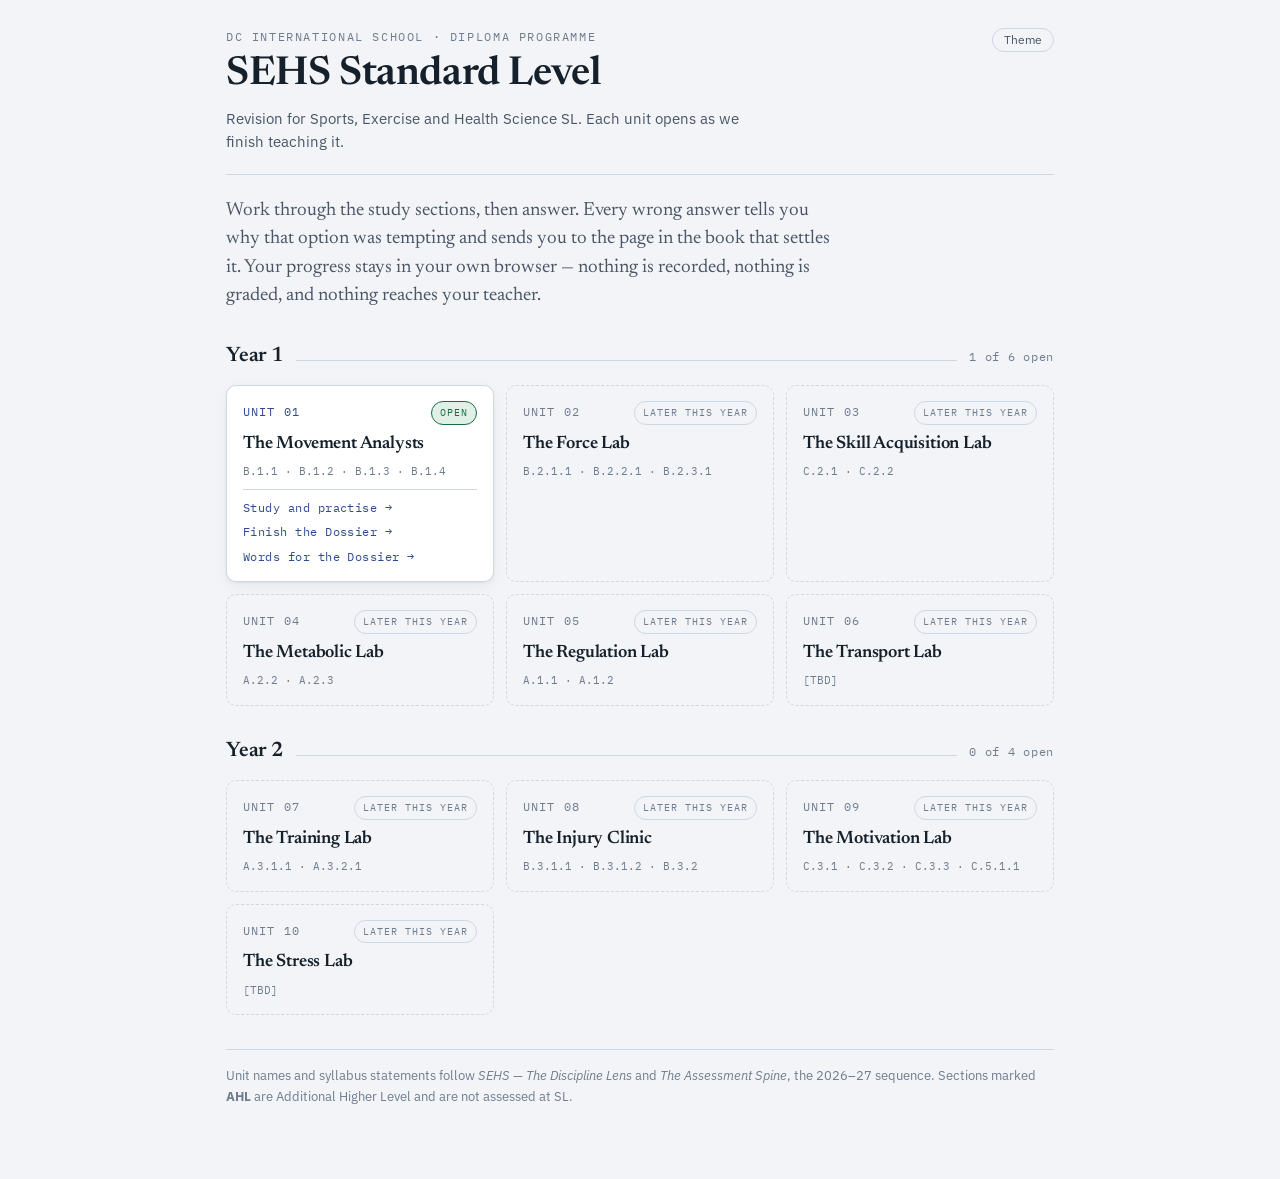
<file: index.html>
<!doctype html>
<html lang="en">
<head>
<meta charset="utf-8">
<meta name="viewport" content="width=device-width, initial-scale=1, viewport-fit=cover">
<meta name="robots" content="noindex, nofollow">
<meta name="description" content="Revision site for IB Sports, Exercise and Health Science SL at DC International School.">
<title>SEHS Standard Level</title>
<link rel="preconnect" href="https://fonts.googleapis.com">
<link rel="preconnect" href="https://fonts.gstatic.com" crossorigin>
<link rel="stylesheet" href="https://fonts.googleapis.com/css2?family=Newsreader:ital,opsz,wght@0,6..72,400;0,6..72,600;0,6..72,700;1,6..72,400&family=IBM+Plex+Sans:ital,wght@0,400;0,500;0,600;1,400&family=IBM+Plex+Mono:wght@400;500&display=swap">
<style>
  :root{color-scheme:light;padding-top:env(safe-area-inset-top,0px);padding-bottom:env(safe-area-inset-bottom,0px)}
  html{-webkit-text-size-adjust:100%}
  body{margin:0} img{max-width:100%} [hidden]{display:none!important}
</style>
<link rel="stylesheet" href="assets/sehs.css">
</head>
<body>
<div class="wrap">
  <div class="mast">
    <div class="masthead-row">
      <button class="themebtn" id="themebtn" type="button">Theme</button>
      <p class="eyebrow">DC International School &middot; Diploma Programme</p>
      <h1>SEHS Standard Level</h1>
      <p class="sub">Revision for Sports, Exercise and Health Science SL. Each unit opens as we finish teaching it.</p>
    </div>
  </div>

  <p class="lede">Work through the study sections, then answer. Every wrong answer tells you why that option
  was tempting and sends you to the page in the book that settles it. Your progress stays in your own browser
  &mdash; nothing is recorded, nothing is graded, and nothing reaches your teacher.</p>

  <div class="yearhead"><h2>Year 1</h2><span class="rule"></span><span class="count">1 of 6 open</span></div>
  <ul class="units">
    <li class="unit">
      <div class="top"><span class="num">UNIT 01</span><span class="pill live">Open</span></div>
      <h3><a href="unit-01/">The Movement Analysts</a></h3>
      <div class="stmts">B.1.1 · B.1.2 · B.1.3 · B.1.4</div>
      <div class="golinks">
        <a href="unit-01/">Study and practise &rarr;</a>
        <a href="unit-01/dossier/">Finish the Dossier &rarr;</a>
        <a href="unit-01/terms/">Words for the Dossier &rarr;</a>
      </div>
    </li>
    <li class="unit soon">
      <div class="top"><span class="num">UNIT 02</span><span class="pill soon">Later this year</span></div>
      <h3>The Force Lab</h3>
      <div class="stmts">B.2.1.1 · B.2.2.1 · B.2.3.1</div>
    </li>
    <li class="unit soon">
      <div class="top"><span class="num">UNIT 03</span><span class="pill soon">Later this year</span></div>
      <h3>The Skill Acquisition Lab</h3>
      <div class="stmts">C.2.1 · C.2.2</div>
    </li>
    <li class="unit soon">
      <div class="top"><span class="num">UNIT 04</span><span class="pill soon">Later this year</span></div>
      <h3>The Metabolic Lab</h3>
      <div class="stmts">A.2.2 · A.2.3</div>
    </li>
    <li class="unit soon">
      <div class="top"><span class="num">UNIT 05</span><span class="pill soon">Later this year</span></div>
      <h3>The Regulation Lab</h3>
      <div class="stmts">A.1.1 · A.1.2</div>
    </li>
    <li class="unit soon">
      <div class="top"><span class="num">UNIT 06</span><span class="pill soon">Later this year</span></div>
      <h3>The Transport Lab</h3>
      <div class="stmts">[TBD]</div>
    </li>
  </ul>

  <div class="yearhead"><h2>Year 2</h2><span class="rule"></span><span class="count">0 of 4 open</span></div>
  <ul class="units">
    <li class="unit soon">
      <div class="top"><span class="num">UNIT 07</span><span class="pill soon">Later this year</span></div>
      <h3>The Training Lab</h3>
      <div class="stmts">A.3.1.1 · A.3.2.1</div>
    </li>
    <li class="unit soon">
      <div class="top"><span class="num">UNIT 08</span><span class="pill soon">Later this year</span></div>
      <h3>The Injury Clinic</h3>
      <div class="stmts">B.3.1.1 · B.3.1.2 · B.3.2</div>
    </li>
    <li class="unit soon">
      <div class="top"><span class="num">UNIT 09</span><span class="pill soon">Later this year</span></div>
      <h3>The Motivation Lab</h3>
      <div class="stmts">C.3.1 · C.3.2 · C.3.3 · C.5.1.1</div>
    </li>
    <li class="unit soon">
      <div class="top"><span class="num">UNIT 10</span><span class="pill soon">Later this year</span></div>
      <h3>The Stress Lab</h3>
      <div class="stmts">[TBD]</div>
    </li>
  </ul>

  <footer>
    Unit names and syllabus statements follow <i>SEHS &mdash; The Discipline Lens</i> and
    <i>The Assessment Spine</i>, the 2026&ndash;27 sequence. Sections marked <b>AHL</b> are
    Additional Higher Level and are not assessed at SL.
  </footer>
</div>

<script>
  document.getElementById("themebtn").addEventListener("click", function () {
    var cur = document.documentElement.getAttribute("data-theme");
    var dark = cur ? cur === "dark" : matchMedia("(prefers-color-scheme: dark)").matches;
    document.documentElement.setAttribute("data-theme", dark ? "light" : "dark");
  });
</script>
</body>
</html>
</file>
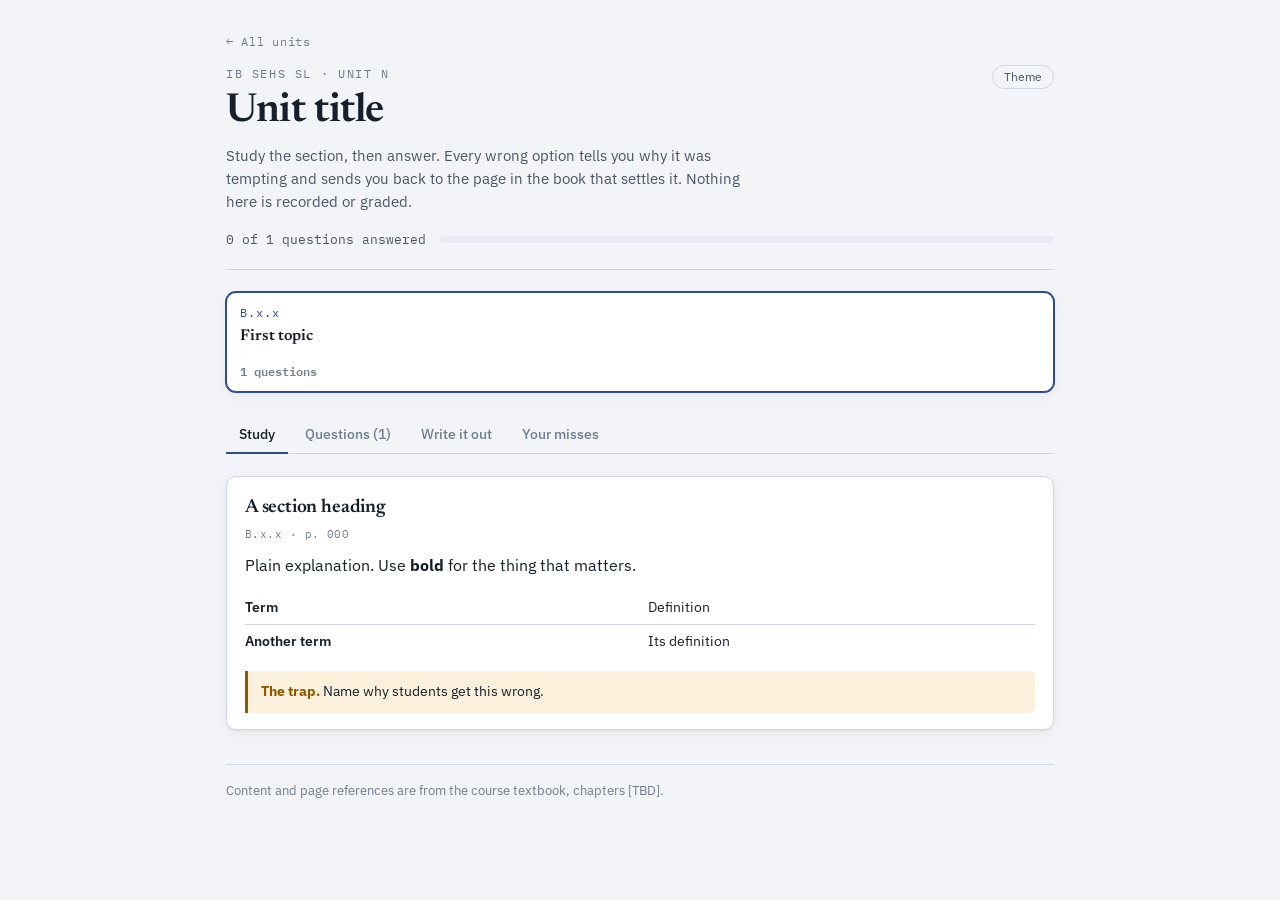
<file: _template/index.html>
<!doctype html>
<html lang="en">
<head>
<meta charset="utf-8">
<meta name="viewport" content="width=device-width, initial-scale=1, viewport-fit=cover">
<meta name="robots" content="noindex, nofollow">
<meta name="description" content="Self-paced review for IB SEHS SL Unit N.">
<title>Unit N Review</title>
<link rel="preconnect" href="https://fonts.googleapis.com">
<link rel="preconnect" href="https://fonts.gstatic.com" crossorigin>
<link rel="stylesheet" href="https://fonts.googleapis.com/css2?family=Newsreader:ital,opsz,wght@0,6..72,400;0,6..72,600;0,6..72,700;1,6..72,400&family=IBM+Plex+Sans:ital,wght@0,400;0,500;0,600;1,400&family=IBM+Plex+Mono:wght@400;500&display=swap">
<style>
  :root{color-scheme:light;padding-top:env(safe-area-inset-top,0px);padding-bottom:env(safe-area-inset-bottom,0px)}
  html{-webkit-text-size-adjust:100%}
  body{margin:0} img{max-width:100%} [hidden]{display:none!important}
</style>
<link rel="stylesheet" href="../assets/sehs.css">
</head>
<body>
<div class="wrap">
  <div class="mast">
    <a class="backlink" href="../">&larr; All units</a>
    <div class="masthead-row">
      <button class="themebtn" id="themebtn" type="button">Theme</button>
      <p class="eyebrow" id="m-eyebrow"></p>
      <h1 id="m-title"></h1>
      <p class="sub" id="m-sub"></p>
    </div>
    <div class="overall">
      <span class="meter-label" id="ovlabel">0 of 0 answered</span>
      <span class="meter"><i id="ovbar" style="width:0%"></i></span>
    </div>
  </div>

  <nav class="rail" id="rail"></nav>
  <div class="tabs" id="tabs" role="tablist"></div>
  <div id="panel"></div>

  <footer id="m-sources"></footer>
</div>

<script>
/* ============================================================
   UNIT DATA — the only part that changes from unit to unit.
   ============================================================ */
const UNIT = {
id: "uN",
eyebrow: "IB SEHS SL · Unit N",
title: "Unit title",
sub: "Study the section, then answer. Every wrong option tells you why it was tempting and sends you back to the page in the book that settles it. Nothing here is recorded or graded.",
sources: `Content and page references are from the course textbook, chapters [TBD].`,

topics: [
{
id:"t1", code:"B.x.x", name:"First topic", pages:"000–000",
study:[
 {h:"A section heading", pg:"p. 000", html:`
  <p>Plain explanation. Use <b>bold</b> for the thing that matters.</p>`,
  table:[["Term","Definition"],["Another term","Its definition"]],
  flag:`<b>The trap.</b> Name why students get this wrong.`}
],
mcq:[
 {s:"The question stem?",
  o:[{t:"The correct option",ok:1},
     {t:"A wrong option",f:"Why this one is tempting, and what is actually true."},
     {t:"Another wrong option",f:"Why this one is tempting."},
     {t:"A third wrong option",f:"Why this one is tempting."}],
  truth:"The explanation shown after any answer.", pg:"p. 000"}
],
written:[
 {q:"A question worth three marks.", m:3,
  ms:["First creditable point.","Second creditable point.","Third creditable point."],
  note:"What students typically leave on the table."}
]}
]
};
</script>
<script src="../assets/review.js"></script>
<script>
  document.getElementById("m-eyebrow").textContent = UNIT.eyebrow;
  document.getElementById("m-title").textContent   = UNIT.title;
  document.getElementById("m-sub").textContent     = UNIT.sub;
  document.getElementById("m-sources").innerHTML   = UNIT.sources;
</script>
</body>
</html>
</file>
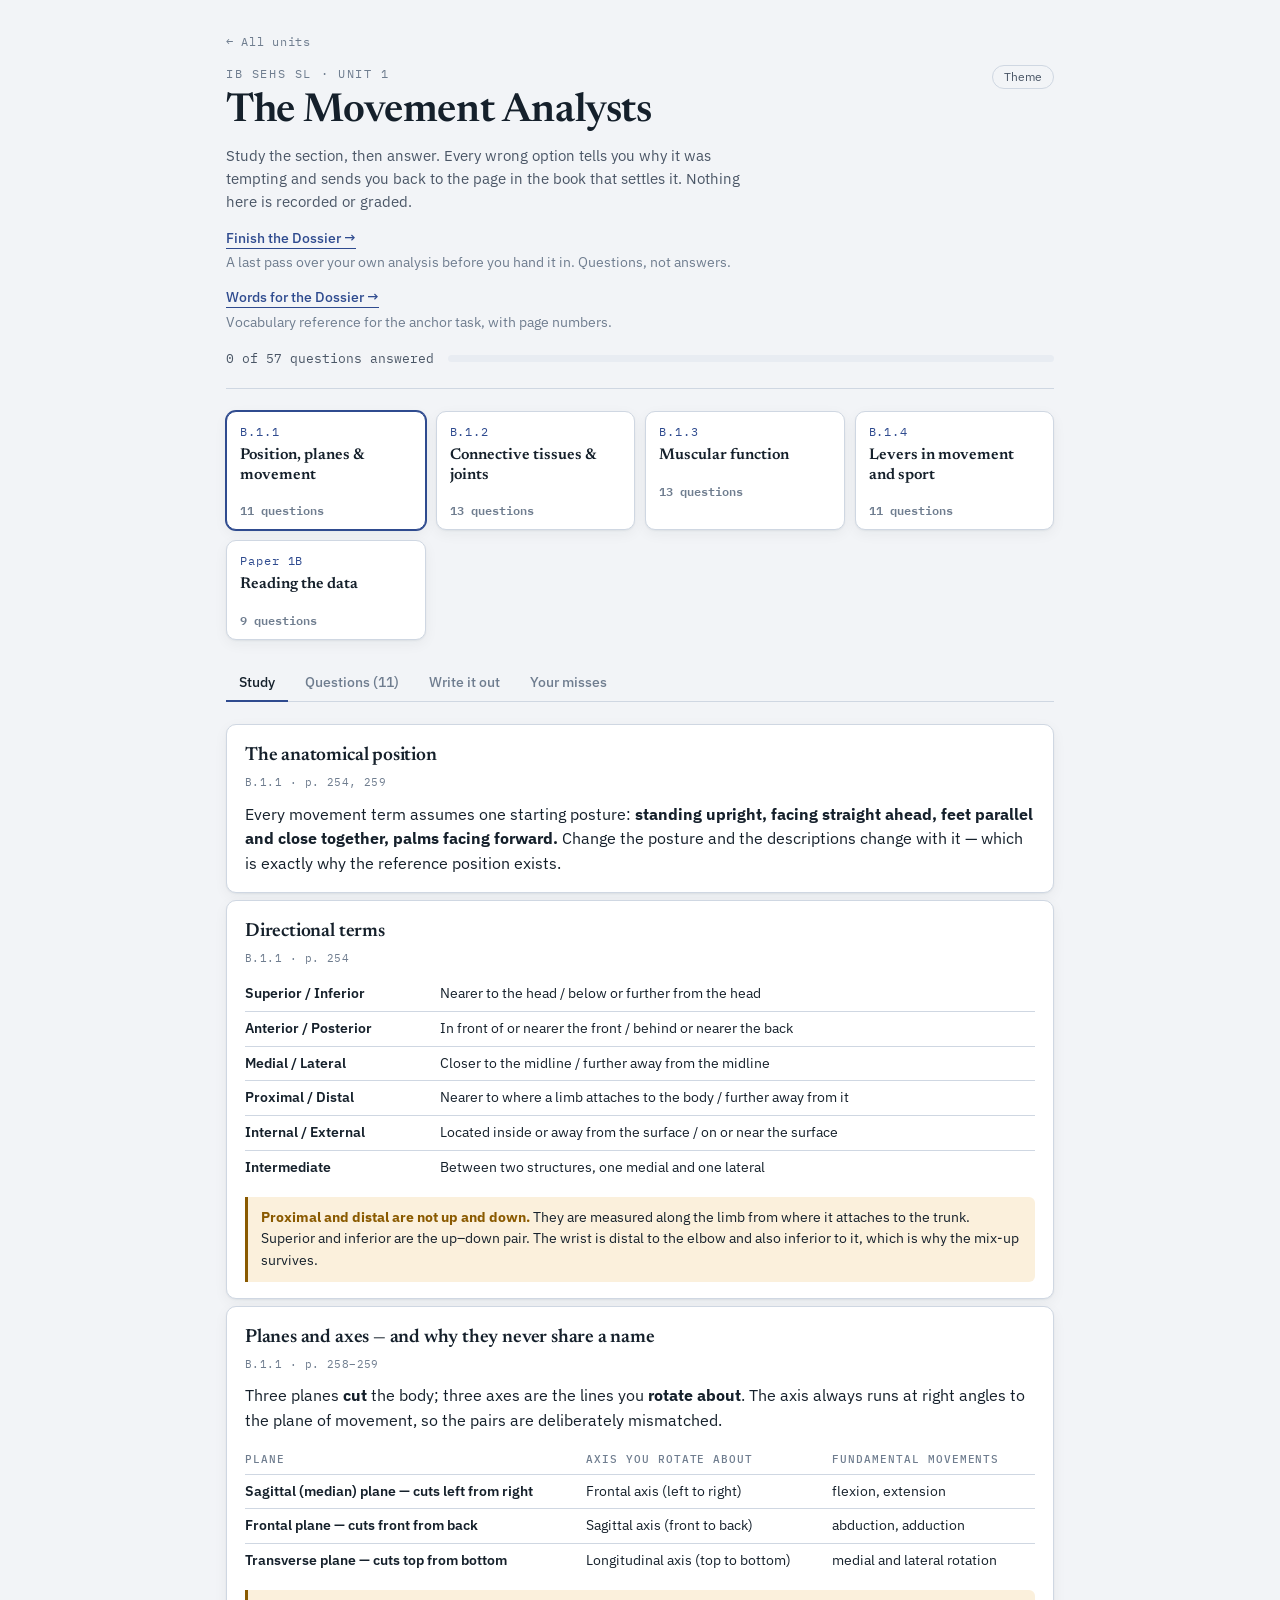
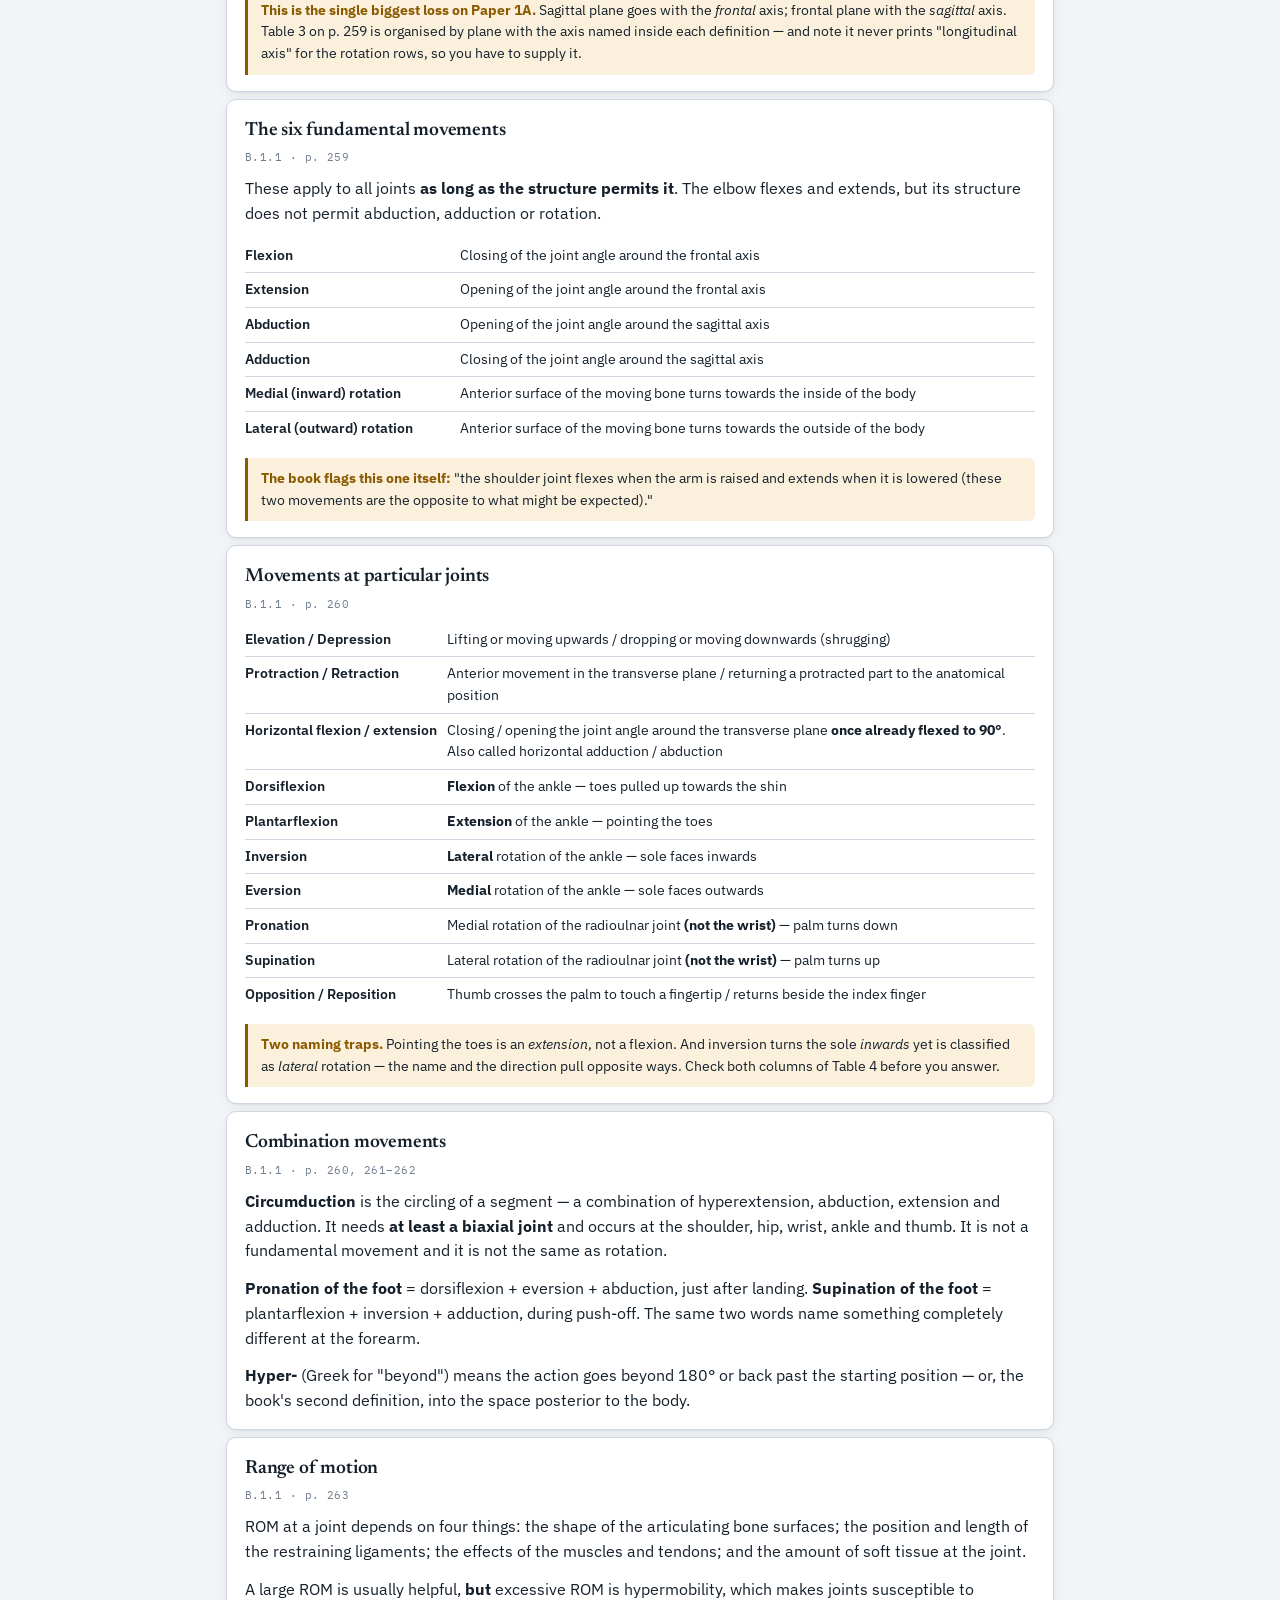
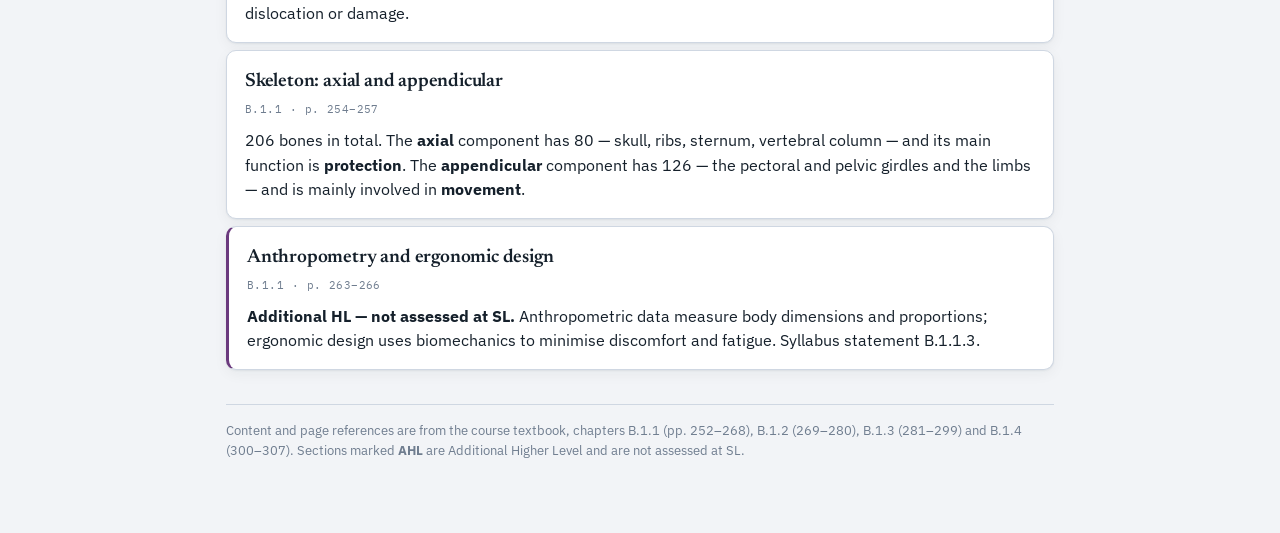
<file: unit-01/index.html>
<!doctype html>
<html lang="en">
<head>
<meta charset="utf-8">
<meta name="viewport" content="width=device-width, initial-scale=1, viewport-fit=cover">
<meta name="robots" content="noindex, nofollow">
<meta name="description" content="Self-paced review for IB SEHS SL Unit 1, The Movement Analysts.">
<title>Movement Analysts Review</title>
<link rel="preconnect" href="https://fonts.googleapis.com">
<link rel="preconnect" href="https://fonts.gstatic.com" crossorigin>
<link rel="stylesheet" href="https://fonts.googleapis.com/css2?family=Newsreader:ital,opsz,wght@0,6..72,400;0,6..72,600;0,6..72,700;1,6..72,400&family=IBM+Plex+Sans:ital,wght@0,400;0,500;0,600;1,400&family=IBM+Plex+Mono:wght@400;500&display=swap">
<style>
  :root{color-scheme:light;padding-top:env(safe-area-inset-top,0px);padding-bottom:env(safe-area-inset-bottom,0px)}
  html{-webkit-text-size-adjust:100%}
  body{margin:0} img{max-width:100%} [hidden]{display:none!important}
</style>
<link rel="stylesheet" href="../assets/sehs.css">
</head>
<body>
<div class="wrap">
  <div class="mast">
    <a class="backlink" href="../">&larr; All units</a>
    <div class="masthead-row">
      <button class="themebtn" id="themebtn" type="button">Theme</button>
      <p class="eyebrow" id="m-eyebrow"></p>
      <h1 id="m-title"></h1>
      <p class="sub" id="m-sub"></p>
    </div>
    <p class="companion"><a href="dossier/">Finish the Dossier &rarr;</a>
      <span>A last pass over your own analysis before you hand it in. Questions, not answers.</span></p>
    <p class="companion"><a href="terms/">Words for the Dossier &rarr;</a>
      <span>Vocabulary reference for the anchor task, with page numbers.</span></p>
    <div class="overall">
      <span class="meter-label" id="ovlabel">0 of 0 answered</span>
      <span class="meter"><i id="ovbar" style="width:0%"></i></span>
    </div>
  </div>

  <nav class="rail" id="rail"></nav>
  <div class="tabs" id="tabs" role="tablist"></div>
  <div id="panel"></div>

  <footer id="m-sources"></footer>
</div>

<script>
/* ============================================================
   UNIT DATA — the only part that changes from unit to unit.
   ============================================================ */
const UNIT = {
id: "u1",
eyebrow: "IB SEHS SL · Unit 1",
title: "The Movement Analysts",
sub: "Study the section, then answer. Every wrong option tells you why it was tempting and sends you back to the page in the book that settles it. Nothing here is recorded or graded.",
sources: `Content and page references are from the course textbook, chapters B.1.1 (pp.&nbsp;252&ndash;268), B.1.2 (269&ndash;280), B.1.3 (281&ndash;299) and B.1.4 (300&ndash;307). Sections marked <b>AHL</b> are Additional Higher Level and are not assessed at SL.`,

topics: [
{
id:"b11", code:"B.1.1", name:"Position, planes & movement", pages:"252–268",
study:[
 {h:"The anatomical position",
  pg:"p. 254, 259",
  html:"\n  <p>Every movement term assumes one starting posture: <b>standing upright, facing straight ahead, feet parallel and close together, palms facing forward.</b> Change the posture and the descriptions change with it &mdash; which is exactly why the reference position exists.</p>"},
 {h:"Directional terms",
  pg:"p. 254",
  table:[
   ["Superior / Inferior","Nearer to the head / below or further from the head"],
   ["Anterior / Posterior","In front of or nearer the front / behind or nearer the back"],
   ["Medial / Lateral","Closer to the midline / further away from the midline"],
   ["Proximal / Distal","Nearer to where a limb attaches to the body / further away from it"],
   ["Internal / External","Located inside or away from the surface / on or near the surface"],
   ["Intermediate","Between two structures, one medial and one lateral"]
  ],
  flag:"<b>Proximal and distal are not up and down.</b> They are measured along the limb from where it attaches to the trunk. Superior and inferior are the up&ndash;down pair. The wrist is distal to the elbow and also inferior to it, which is why the mix-up survives."},
 {h:"Planes and axes — and why they never share a name",
  pg:"p. 258–259",
  html:"\n  <p>Three planes <b>cut</b> the body; three axes are the lines you <b>rotate about</b>. The axis always runs at right angles to the plane of movement, so the pairs are deliberately mismatched.</p>",
  thead:["Plane","Axis you rotate about","Fundamental movements"],
  table:[
   ["Sagittal (median) plane — cuts left from right","Frontal axis (left to right)","flexion, extension"],
   ["Frontal plane — cuts front from back","Sagittal axis (front to back)","abduction, adduction"],
   ["Transverse plane — cuts top from bottom","Longitudinal axis (top to bottom)","medial and lateral rotation"]
  ],
  flag:"<b>This is the single biggest loss on Paper 1A.</b> Sagittal plane goes with the <i>frontal</i> axis; frontal plane with the <i>sagittal</i> axis. Table 3 on p.&nbsp;259 is organised by plane with the axis named inside each definition &mdash; and note it never prints \"longitudinal axis\" for the rotation rows, so you have to supply it."},
 {h:"The six fundamental movements",
  pg:"p. 259",
  html:"<p>These apply to all joints <b>as long as the structure permits it</b>. The elbow flexes and extends, but its structure does not permit abduction, adduction or rotation.</p>",
  table:[
   ["Flexion","Closing of the joint angle around the frontal axis"],
   ["Extension","Opening of the joint angle around the frontal axis"],
   ["Abduction","Opening of the joint angle around the sagittal axis"],
   ["Adduction","Closing of the joint angle around the sagittal axis"],
   ["Medial (inward) rotation","Anterior surface of the moving bone turns towards the inside of the body"],
   ["Lateral (outward) rotation","Anterior surface of the moving bone turns towards the outside of the body"]
  ],
  flag:"<b>The book flags this one itself:</b> \"the shoulder joint flexes when the arm is raised and extends when it is lowered (these two movements are the opposite to what might be expected).\""},
 {h:"Movements at particular joints",
  pg:"p. 260",
  table:[
   ["Elevation / Depression","Lifting or moving upwards / dropping or moving downwards (shrugging)"],
   ["Protraction / Retraction","Anterior movement in the transverse plane / returning a protracted part to the anatomical position"],
   ["Horizontal flexion / extension","Closing / opening the joint angle around the transverse plane <b>once already flexed to 90°</b>. Also called horizontal adduction / abduction"],
   ["Dorsiflexion","<b>Flexion</b> of the ankle — toes pulled up towards the shin"],
   ["Plantarflexion","<b>Extension</b> of the ankle — pointing the toes"],
   ["Inversion","<b>Lateral</b> rotation of the ankle — sole faces inwards"],
   ["Eversion","<b>Medial</b> rotation of the ankle — sole faces outwards"],
   ["Pronation","Medial rotation of the radioulnar joint <b>(not the wrist)</b> — palm turns down"],
   ["Supination","Lateral rotation of the radioulnar joint <b>(not the wrist)</b> — palm turns up"],
   ["Opposition / Reposition","Thumb crosses the palm to touch a fingertip / returns beside the index finger"]
  ],
  flag:"<b>Two naming traps.</b> Pointing the toes is an <i>extension</i>, not a flexion. And inversion turns the sole <i>inwards</i> yet is classified as <i>lateral</i> rotation &mdash; the name and the direction pull opposite ways. Check both columns of Table 4 before you answer."},
 {h:"Combination movements",
  pg:"p. 260, 261–262",
  html:"\n  <p><b>Circumduction</b> is the circling of a segment &mdash; a combination of hyperextension, abduction, extension and adduction. It needs <b>at least a biaxial joint</b> and occurs at the shoulder, hip, wrist, ankle and thumb. It is not a fundamental movement and it is not the same as rotation.</p>\n  <p><b>Pronation of the foot</b> = dorsiflexion + eversion + abduction, just after landing. <b>Supination of the foot</b> = plantarflexion + inversion + adduction, during push-off. The same two words name something completely different at the forearm.</p>\n  <p><b>Hyper-</b> (Greek for \"beyond\") means the action goes beyond 180° or back past the starting position &mdash; or, the book's second definition, into the space posterior to the body.</p>"},
 {h:"Range of motion",
  pg:"p. 263",
  html:"<p>ROM at a joint depends on four things: the shape of the articulating bone surfaces; the position and length of the restraining ligaments; the effects of the muscles and tendons; and the amount of soft tissue at the joint.</p>\n  <p>A large ROM is usually helpful, <b>but</b> excessive ROM is hypermobility, which makes joints susceptible to dislocation or damage.</p>"},
 {h:"Skeleton: axial and appendicular",
  pg:"p. 254–257",
  html:"\n  <p>206 bones in total. The <b>axial</b> component has 80 &mdash; skull, ribs, sternum, vertebral column &mdash; and its main function is <b>protection</b>. The <b>appendicular</b> component has 126 &mdash; the pectoral and pelvic girdles and the limbs &mdash; and is mainly involved in <b>movement</b>.</p>"},
 {h:"Anthropometry and ergonomic design",
  pg:"p. 263–266",
  ahl:true,
  html:"\n  <p><b>Additional HL — not assessed at SL.</b> Anthropometric data measure body dimensions and proportions; ergonomic design uses biomechanics to minimise discomfort and fatigue. Syllabus statement B.1.1.3.</p>"}
],
mcq:[
 {s:"Flexion at the elbow occurs in which plane, about which axis?",
  o:[{t:"Frontal plane, about the frontal axis",f:"Two errors at once. Flexion is a sagittal-plane movement, and no movement happens in the plane that shares its axis's name &mdash; the axis is always perpendicular to the plane."},
     {t:"Sagittal plane, about the frontal axis",ok:1},
     {t:"Sagittal plane, about the sagittal axis",f:"The plane and the axis almost never share a name. The axis is the line you rotate <i>about</i>, and for sagittal-plane movement it runs left to right through the joint &mdash; the frontal axis."},
     {t:"Frontal plane, about the sagittal axis",f:"That is the correct pairing, but for the wrong movement. Abduction and adduction happen in the frontal plane about the sagittal axis. Flexion closes the joint angle in the sagittal plane."}],
  truth:"Table 3 defines flexion as \"closing of the joint angle around the frontal axis at the joint\", listed under motion in the sagittal plane.", pg:"p. 259"},

 {s:"A swimmer raises a straight arm forward and upward from the anatomical position. This movement is:",
  o:[{t:"Circumduction at the shoulder",f:"Circumduction is the full circling combination &mdash; hyperextension, abduction, extension and adduction together. A single forward raise is one movement."},
     {t:"Extension at the shoulder",f:"The book flags exactly this: \"the shoulder joint flexes when the arm is raised and extends when it is lowered (these two movements are the opposite to what might be expected).\" Raising is flexion."},
     {t:"Abduction at the shoulder",f:"Abduction raises the arm <i>sideways</i>, away from the midline, in the frontal plane. Forward and upward is the sagittal plane."},
     {t:"Flexion at the shoulder",ok:1}],
  truth:"Raising the arm forward closes the joint angle in the sagittal plane, which is flexion.", pg:"p. 259"},

 {s:"Pronation and supination occur at which joint?",
  o:[{t:"The radioulnar joint",ok:1},
     {t:"The elbow joint",f:"The elbow flexes and extends only &mdash; its structure \"does not permit abduction, adduction, or medial or lateral rotation\". Pronation still works with the elbow held flexed at 90°, which proves it is a different joint."},
     {t:"The shoulder joint",f:"Shoulder rotation turns the whole arm. Pronation turns the forearm and hand alone, and the book says it happens \"even when the elbow is flexed\"."},
     {t:"The wrist joint",f:"The book puts this in brackets in both definitions, twice: \"medial rotation of the radioulnar joint <b>(not the wrist joint)</b>\". The hand turns because the radius crosses over the ulna, not because the wrist moves."}],
  truth:"Pronation is medial rotation and supination lateral rotation of the radioulnar joint.", pg:"p. 260"},

 {s:"Using the book's own definitions, inversion of the foot is:",
  o:[{t:"Flexion of the ankle joint",f:"That is dorsiflexion &mdash; pulling the toes up towards the shin."},
     {t:"Extension of the ankle joint",f:"That is plantarflexion &mdash; pointing the toes."},
     {t:"Lateral rotation of the ankle joint",ok:1},
     {t:"Medial rotation of the ankle joint",f:"That is the book's definition of <i>eversion</i>. The trap is real: inversion turns the sole <i>inwards</i> but is classified as <i>lateral</i> rotation. The name and the direction genuinely pull opposite ways, so read both columns of Table 4."}],
  truth:"Table 4: inversion = lateral rotation of the ankle; the examples column adds that the sole faces inwards.", pg:"p. 260"},

 {s:"A dancer rises onto the toes. The movement at the ankle is:",
  o:[{t:"Eversion of the ankle",f:"Eversion turns the sole outwards &mdash; a rotation, not a sagittal-plane movement."},
     {t:"Plantarflexion, which the book classifies as flexion of the ankle",f:"Right movement, wrong classification &mdash; and the classification is the part that gets examined. Dorsiflexion is the flexion; plantarflexion is the extension. Pointing the toes is an extension even though the foot looks folded."},
     {t:"Dorsiflexion, which the book classifies as flexion of the ankle",f:"The classification is right but the movement is wrong. Dorsiflexion pulls the toes <i>up</i> towards the shin."},
     {t:"Plantarflexion, which the book classifies as extension of the ankle",ok:1}],
  truth:"Table 4: dorsiflexion = \"flexion of the ankle joint\"; plantarflexion = \"extension of the ankle joint\". Both occur in the sagittal plane.", pg:"p. 260"},

 {s:"When \"hyper-\" is added to a movement term, it indicates that:",
  o:[{t:"The action occurs at a joint not designed for it",f:"A joint not designed for a movement simply cannot do it &mdash; the elbow cannot abduct at all. Hyper- describes going further in a movement the joint does permit."},
     {t:"The action goes beyond 180°, or back past the starting position",ok:1},
     {t:"The action is performed quickly or forcefully",f:"Speed has nothing to do with it. \"Hyper\" is Greek for \"beyond\" or \"more than\" and refers to range, not effort."},
     {t:"The action reaches exactly 180°",f:"180° is the threshold &mdash; hyper- means beyond it. Reaching it is just full extension."}],
  truth:"The book gives two definitions: beyond 180° or past the starting position, or movement into the space posterior to the body.", pg:"p. 260"},

 {s:"A cricket bowler circles the arm at the shoulder. Circumduction is best described as:",
  o:[{t:"A combination of flexion and extension only",f:"Flexion and extension both happen in the sagittal plane, so combining them traces a line, not a circle. You need at least two planes."},
     {t:"Rotation of the humerus about the longitudinal axis",f:"Rotation is a single fundamental movement in the transverse plane. A joint can rotate without circumducting &mdash; circumduction traces a cone, which needs movement in more than one plane."},
     {t:"A combination of hyperextension, abduction, extension and adduction, requiring at least a biaxial joint",ok:1},
     {t:"A fundamental movement that applies to all joints",f:"Circumduction appears in neither Table 3 nor Table 4 &mdash; it is a combination, and it needs at least a biaxial joint. The six fundamental movements apply to all joints only where the structure permits."}],
  truth:"Circumduction occurs at the shoulder, hip, wrist, ankle and thumb &mdash; the joints with at least two axes.", pg:"p. 261–262"},

 {s:"Pronation of the <i>foot</i> is a combination of:",
  o:[{t:"Dorsiflexion, eversion and abduction",ok:1},
     {t:"Medial rotation of the radioulnar joint",f:"That is pronation of the <i>forearm</i> — medial rotation at the radioulnar joint. The same word names two different movements in this chapter, at two different joints."},
     {t:"Plantarflexion, inversion and adduction",f:"That is supination of the foot, which the book associates with push-off in walking and running. Pronation occurs just after landing, as body weight is absorbed."},
     {t:"Dorsiflexion and inversion",f:"Half right &mdash; dorsiflexion belongs, but pronation everts the foot rather than inverting it, and abduction is the third component."}],
  truth:"Foot pronation = dorsiflexion + eversion + abduction. Not everyone pronates on landing; it depends on body structure and technique.", pg:"p. 262"},

 {s:"The structure of the elbow joint permits:",
  o:[{t:"Flexion, extension, and medial and lateral rotation",f:"The forearm does rotate, but at the <i>radioulnar</i> joint rather than the elbow. The book states the elbow&rsquo;s structure \"does not permit abduction, adduction, or medial or lateral rotation\"."},
     {t:"Flexion, extension, abduction and adduction",f:"Abduction and adduction need an axis the elbow does not have. Its structure permits movement in the sagittal plane only."},
     {t:"Flexion and extension only",ok:1},
     {t:"All six fundamental movements",f:"The six fundamental movements apply to all joints only \"as long as the structure permits movements around the appropriate axes\". The elbow is the book&rsquo;s own worked counter-example."}],
  truth:"\"The elbow joint flexes when it bends and extends when it straightens, but the structure of the joint does not permit abduction, adduction, or medial or lateral rotation.\"", pg:"p. 259"},

 {s:"Horizontal flexion (horizontal adduction) at the shoulder requires that:",
  o:[{t:"The elbow is extended",f:"Elbow position is not part of the definition. The precondition is 90° of flexion at the shoulder."},
     {t:"The arm is already flexed to 90°",ok:1},
     {t:"The arm starts in the anatomical position",f:"From the anatomical position the arm cannot move horizontally &mdash; it hangs vertically. The 90° precondition is written into the definition itself."},
     {t:"The arm is abducted to 180°",f:"That is past the horizontal. The definition specifies flexion to 90°, which puts the arm straight out in front."}],
  truth:"Both horizontal flexion and horizontal extension are defined as acting \"when the body segment has already been flexed to 90°\".", pg:"p. 260"},

 {s:"The knee is distal to the hip. \"Distal\" means:",
  o:[{t:"Located on or near the surface",f:"That is <i>external</i>. Note this book uses internal and external rather than deep and superficial."},
     {t:"Further away from the midline of the body",f:"That is <i>lateral</i>."},
     {t:"Below, or further away from the head",f:"That is <i>inferior</i>. Proximal and distal are measured along the limb from its attachment, not up and down the body. The knee happens to be both, which is why this error survives."},
     {t:"Further away from where the limb attaches to the body",ok:1}],
  truth:"Proximal = nearer to where a limb attaches to the body; distal = further away from it.", pg:"p. 254"}
],
written:[
 {q:"A gymnast performs a cartwheel. State the plane of movement and the axis of rotation, and justify your answer.", m:3,
  ms:["Frontal plane.","Sagittal (anteroposterior) axis.","The body rotates side to side about an axis running from front to back through the centre of gravity — the whole-body case, not a joint axis."],
  note:"Figure 10 classifies the cartwheel as a frontal-plane movement about the centre of gravity. Do not award the axis without the plane it belongs to."},
 {q:"Distinguish between pronation of the forearm and pronation of the foot.", m:3,
  ms:["Forearm pronation is medial rotation at the radioulnar joint (not the wrist) — a single rotation that turns the palm downwards.","Foot pronation is a combination of dorsiflexion, eversion and abduction at the ankle and foot.","A clear statement of the difference: one is a single fundamental rotation at one joint; the other is a three-component combination — the same word naming two different things."],
  note:"Self-study question 2 (p. 268) asks you to distinguish pronation from supination; this item extends it to the two senses of \"pronation\" on pp. 260 and 262. The third mark is for naming the difference, not for listing two definitions and stopping."}
]},

{
id:"b12", code:"B.1.2", name:"Connective tissues & joints", pages:"269–280",
study:[
 {h:"Bone: four types, and what bone is made of",
  pg:"p. 269–271",
  html:"\n  <p>The four main types are <b>long</b> (femur, metatarsals, <mark>clavicle</mark>), <b>short</b> (carpals, tarsals), <b>flat</b> (sternum, scapula, ribs, <mark>pelvis</mark>) and <b>irregular</b> (vertebrae, sacrum, coccyx). <b>Sesamoid</b> bones &mdash; short bones embedded in tendons where pressure develops &mdash; are listed separately, outside the four.</p>\n  <p>Bone is a matrix of collagen fibres with water and mineral salts. The salts crystallise and harden the tissue; the collagen gives tensile strength. The book likens it to reinforced concrete.</p>",
  flag:"<b>Two classifications students reliably invert.</b> The clavicle is a <i>long</i> bone (length always exceeds width), and the pelvis is a <i>flat</i> bone while the sacrum and coccyx are <i>irregular</i>."},
 {h:"Structure of a long bone",
  pg:"p. 271",
  table:[
   ["Diaphysis","The shaft — made of compact (hard) bone; resists the stress of weight"],
   ["Epiphyses","The proximal and distal ends — made of cancellous (spongy) bone, a honeycomb lattice"],
   ["Red bone marrow","Stored in <b>cancellous</b> bone — this is where blood cell production occurs"],
   ["Yellow bone marrow","Stored in the <b>medullary cavity</b> within the diaphysis"],
   ["Articular cartilage","A thin layer covering the bone ends where they articulate — reduces friction, absorbs shock"],
   ["Periosteum","Covers the bone <i>not</i> covered by articular cartilage — growth, repair, nutrition, attachment of ligaments and tendons"],
   ["Nutrient foramen","A small opening in the diaphysis through which blood vessels enter"]
  ]},
 {h:"Ligaments, tendons, cartilage, fascia",
  pg:"p. 273–274",
  table:[
   ["Ligament","<b>Bone to bone.</b> Strap-like bands or round cords, generally passing over joints. Provide stability, restrain movements at their normal limits, resist movements the joint was not designed for. Strong and flexible, but <b>not very elastic</b>"],
   ["Tendon","<b>Muscle to bone.</b> Tough, flexible fibrous connective tissue, formed where the fascia layers continue beyond the muscle fibres. May be a rounded cord or a flat sheet (aponeurosis). Transmit muscle force to bone"],
   ["Cartilage","A dense network of collagen and elastic fibres. Strong, with resilience. <b>No blood vessels and no nerves</b>, except in the perichondrium. Hyaline is the most abundant type; fibrocartilage forms menisci and intervertebral discs"],
   ["Fascia","Fibrous tissue, adipose tissue and fluid, between and surrounding other tissues. Epimysium covers the whole muscle, perimysium surrounds fascicles, endomysium surrounds individual fibres"]
  ],
  flag:"<b>The book's clearest exam hook:</b> \"Unlike ligaments and tendons, muscles have a good nerve and blood supply.\" That is why a pulled muscle repairs well and a torn ligament or damaged cartilage does not."},
 {h:"The three joint types",
  pg:"p. 273, 275",
  html:"<p><b>The basic classifier is the joint cavity</b> &mdash; whether there is a gap between the articulating bones. Movement is the consequence, not the test.</p>",
  thead:["Type","Joint cavity","Movement","Examples"],
  table:[
   ["Fibrous","None","<b>No movement</b>","Sutures of the skull"],
   ["Cartilaginous","None","<b>Limited</b> movement","Intervertebral discs (fibrocartilage); ribs to sternum (hyaline)"],
   ["Synovial","Yes","Free — the most important joints for mobility","Shoulder, hip, knee, elbow"]
  ],
  flag:"<b>Fibrous joints allow <i>no</i> movement</b>, not \"slight\" movement. Limited movement belongs to cartilaginous joints. This single word is the whole difference."},
 {h:"Inside a synovial joint",
  pg:"p. 275–276",
  table:[
   ["Joint (articular) cavity","The space between the bones; contains synovial fluid"],
   ["Articular cartilage","Usually hyaline. Reduces friction, absorbs shock, protects the bones. Varies in thickness with the stress it meets"],
   ["Articular capsule","A sleeve around the joint — flexible enough to allow movement, with tensile strength that protects against dislocation"],
   ["Synovial membrane","<b>Lines the inside of the capsule</b> and secretes synovial fluid. Also lines the bursae"],
   ["Synovial fluid","Like uncooked egg white; becomes more fluid with movement. Lubricates, reduces friction, provides nutrients to the cartilage"],
   ["Menisci","Semilunar discs of <b>fibrocartilage</b> between poorly matched bones, as at the femur and tibia. Improve the fit — cushioning and stability"],
   ["Bursae","Small fluid-filled sacs lined by synovial membrane, found where two structures rub. Reduce friction"]
  ]},
 {h:"The six types of synovial joint",
  pg:"p. 276–277",
  thead:["Type","Shape","Movement","Example"],
  table:[
   ["Gliding","Flat or slightly curved surfaces","Back and forth and side to side; <b>least</b> movement of all synovial joints","Between carpals; between tarsals"],
   ["Hinge","Convex fits into a reciprocal concave surface","Flexion and extension, <b>one direction only</b>","Elbow, knee, joints between phalanges"],
   ["Pivot","One bone forms a ring in which the other rolls","Rotation","Radius around ulna at the radioulnar joint"],
   ["Condyloid","Oval or egg-shaped convex into a reciprocal concave","<b>Two</b> directions — up/down and side to side","Radius and carpals at the wrist"],
   ["Saddle","Saddle and rider shapes","<b>Two</b> directions — side to side and up and down","Thumb: metacarpal and the carpal next to it"],
   ["Ball and socket","Sphere-shaped head into a rounded cavity","<b>All</b> directions — greatest movement","Shoulder, hip"]
  ],
  flag:"<b>Hinge and condyloid are both \"convex into concave\"</b> in the book's own description column. The discriminator is one direction versus two. Condyloid and saddle are both two directions &mdash; there the discriminator is the shape and the example."},
 {h:"Movement against stability",
  pg:"p. 273",
  html:"\n  <p>\"Generally, the more movement a joint has, the less stability it has and the greater the risk of injury.\" The book lists several factors, including these four: the shape of the bones and whether they interlock; the area over which the bones are in contact; the flexibility of the ligaments; and the influence of other soft tissue such as muscles, tendons and the joint capsule.</p>"}
],
mcq:[
 {s:"The most basic classification of joints relies on:",
  o:[{t:"The presence or absence of a joint cavity",ok:1},
     {t:"The type of tissue connecting the bones",f:"Joints are \"further classified\" that way — it is the second step, applied after the cavity question has been settled."},
     {t:"The shape of the articulating bone surfaces",f:"Also a second-step classifier, and the one used to sort the six synovial types once you already know the joint is synovial."},
     {t:"How much movement the joint permits",f:"That is the consequence, not the classifier. The book is explicit: \"The most basic classification relies on the presence or absence of a joint cavity.\" Fibrous and cartilaginous joints have none; synovial joints do."}],
  truth:"Cavity first, then tissue type or bone shape.", pg:"p. 273, 275"},

 {s:"How much movement do fibrous joints permit?",
  o:[{t:"Limited movement",f:"That is the cartilaginous joint — an intervertebral disc or the ribs meeting the sternum."},
     {t:"None",ok:1},
     {t:"Slight movement",f:"A very common slip, and one word decides it. The book says fibrous joints allow <i>no</i> movement. \"Limited movement\" is the phrase it reserves for <i>cartilaginous</i> joints."},
     {t:"Free movement in one plane",f:"Free movement requires a joint cavity, which makes it synovial."}],
  truth:"Fibrous: a thin layer of fibrous tissue continuous with the periosteum, and no movement. Example: the sutures of the skull.", pg:"p. 275"},

 {s:"Which statement about cartilage is correct?",
  o:[{t:"It has a rich blood supply, which is why it repairs quickly",f:"The opposite is true, and the consequence matters: because cartilage lacks its own blood supply, \"cartilage repair proceeds slowly\"."},
     {t:"It has nerves but no blood vessels, which is why osteoarthritis is painful",f:"Tempting, because osteoarthritis genuinely hurts. But articular cartilage has no nerve supply either, so the pain \"is due to damage to the surrounding tissues rather than the cartilage itself\"."},
     {t:"It has no blood vessels and no nerves, except in the perichondrium",ok:1},
     {t:"It is the only connective tissue containing collagen",f:"Collagen is in bone too — it is the fibre matrix that gives bone its tensile strength."}],
  truth:"Cartilage is avascular and aneural. Articular cartilage relies on synovial fluid for nutrients and oxygen.", pg:"p. 273–274, 278"},

 {s:"Unlike ligaments and tendons, muscles:",
  o:[{t:"Have a good nerve and blood supply",ok:1},
     {t:"Are made of collagen fibres",f:"The book does not give collagen as the distinguishing feature here, and collagen appears in bone and cartilage too. The stated contrast is the nerve and blood supply."},
     {t:"Are able to be stretched beyond their resting length",f:"Ligaments can also be stretched beyond their resting length — the problem is that they take a long time to come back, and may not."},
     {t:"Attach to the periosteum",f:"Tendons and ligaments both attach to the periosteum — that is a similarity, not a difference."}],
  truth:"\"Unlike ligaments and tendons, muscles have a good nerve and blood supply.\" This is why a pulled or strained muscle repairs well.", pg:"p. 274"},

 {s:"Which best describes ligaments?",
  o:[{t:"Strong and inelastic, connecting muscle to bone",f:"The elasticity is right but the attachment is wrong — muscle to bone is a tendon. Ligaments connect bone to bone."},
     {t:"Strong and highly elastic",f:"Flexible and elastic are not the same word. Ligaments \"are not very elastic and take a long time to return to their original length after they have been stretched\". Cartilage is the tissue the book credits with resilience."},
     {t:"Weak but highly elastic, allowing full range of movement",f:"Ligaments are \"generally very strong\". Their job is to restrain movement at its normal limits, not to permit it."},
     {t:"Strong and flexible, but not very elastic",ok:1}],
  truth:"If stretched abnormally for prolonged periods ligaments may be permanently damaged, lose the ability to stabilise the joint, and increase injury risk.", pg:"p. 273"},

 {s:"The synovial membrane:",
  o:[{t:"Covers the articulating surfaces of the bones",f:"That is articular cartilage, which is usually hyaline cartilage."},
     {t:"Lines the inside of the articular capsule and secretes synovial fluid",ok:1},
     {t:"Is another name for the articular capsule",f:"They are two different layers. The membrane lines the <i>inside</i> of the capsule — the capsule is the sleeve, the membrane is its lining."},
     {t:"Connects bone to bone across the joint",f:"That is a ligament — although in some joints the capsule's own fibres run in parallel bundles that form ligaments."}],
  truth:"The membrane also lines the bursae, which is how they \"provide lubrication to the structures and therefore reduce friction\".", pg:"p. 276"},

 {s:"Menisci are:",
  o:[{t:"Small fluid-filled sacs that reduce friction where two structures rub",f:"Those are bursae. Both reduce friction, but by different means — bursae are sacs of fluid, menisci are discs of cartilage."},
     {t:"Thickened bands of the articular capsule that act as ligaments",f:"Those are the parallel fibre bundles of the capsule. Menisci are separate discs of fibrocartilage."},
     {t:"A thin layer of hyaline cartilage covering the bone ends",f:"That is articular cartilage. Menisci sit <i>between</i> the bones rather than coating them, and they are fibrocartilage rather than hyaline."},
     {t:"Semilunar discs of fibrocartilage that improve the fit between poorly matched bones",ok:1}],
  truth:"Found between the femur and tibia at the knee, where the bone shapes are not well matched. They provide cushioning and stability.", pg:"p. 276"},

 {s:"Which type of synovial joint permits movement in one direction only?",
  o:[{t:"Hinge",ok:1},
     {t:"Condyloid",f:"Condyloid joints allow movement in two directions — the wrist moves up and down and side to side."},
     {t:"Gliding",f:"Gliding joints move back and forth <i>and</i> side to side — more than one direction, though the book notes they have the least movement of all synovial joints."},
     {t:"Pivot",f:"A pivot joint rotates: one bone forms a ring in which the other rolls. Rotation is a different kind of movement from flexion and extension."}],
  truth:"Hinge joints bend and straighten in one direction only. Examples: elbow, knee, and the small joints between the phalanges.", pg:"p. 276"},

 {s:"Blood cell production in a long bone occurs in:",
  o:[{t:"Compact bone in the diaphysis",f:"Compact bone is relatively solid and dense with few spaces. Marrow needs the honeycomb lattice of cancellous bone."},
     {t:"The medullary cavity, where yellow marrow is stored",f:"Right cavity, wrong marrow. Yellow marrow is stored in the medullary cavity of the diaphysis; <i>red</i> marrow is in cancellous bone, and red marrow is the one that makes blood cells."},
     {t:"Cancellous (spongy) bone, where red marrow is stored",ok:1},
     {t:"The periosteum",f:"The periosteum is the outer membrane — important for growth, repair, nutrition and attachment, but not for blood cell production."}],
  truth:"Cancellous bone has an irregular latticework with many spaces; red bone marrow is stored there.", pg:"p. 271"},

 {s:"The clavicle is classified as which type of bone?",
  o:[{t:"Flat",f:"Understandable — the clavicle looks nothing like a femur. But the book's test is proportion, not size or shape: in a long bone \"the length is always greater than the width\". It lists the clavicle alongside the femur and metatarsals."},
     {t:"Short",f:"Short bones are small and cube-shaped and usually articulate with more than one other bone — the carpals and tarsals."},
     {t:"Irregular",f:"Irregular bones have specialised shapes and functions: the vertebrae, sacrum and coccyx."},
     {t:"Long",ok:1}],
  truth:"Long bones usually have a long cylindrical shaft enlarged at both ends, and are the most important bones for movement.", pg:"p. 269"},

 {s:"The relationship between joint movement and joint stability is:",
  o:[{t:"The more movement a joint has, the more stable it is, because the muscles are stronger",f:"Muscles do contribute to stability, but the book states the general relationship as a trade-off, not a reinforcement."},
     {t:"The more movement a joint has, the less stability it has and the greater the risk of injury",ok:1},
     {t:"Only ligament flexibility affects stability",f:"One of several factors the book lists. The others named are bone shape and whether the bones interlock, the area of contact between them, and other soft tissue such as muscles, tendons and the joint capsule."},
     {t:"Movement and stability are independent of each other",f:"The book opens the section with \"Joint movement is inextricably linked to joint stability.\""}],
  truth:"The shoulder and hip are both ball and socket joints, yet their structures differ, which is why they differ in mobility and stability.", pg:"p. 273, 278"},

 {s:"Which connective tissue joins bone to bone at a synovial joint?",
  o:[{t:"Tendon",f:"Tendons join <i>muscle</i> to bone. They are formed where the fascia layers continue beyond the muscle fibres, and their job is to transmit the force of contraction to the bone."},
     {t:"Cartilage",f:"Articular cartilage covers the ends of the bones where they meet, reducing friction and absorbing shock. It coats the bones rather than attaching them to each other."},
     {t:"Ligament",ok:1},
     {t:"Fascia",f:"Fascia lies between and surrounds other tissues — muscles and bones — rather than joining one bone to another. Its layers are the epimysium, perimysium and endomysium."}],
  truth:"Ligaments are strong, flexible tissues that connect bone to bone, generally passing over the joint, providing stability and restraining movement at its normal limits.", pg:"p. 273"},

 {s:"Which type of synovial joint permits movement in all three planes?",
  o:[{t:"Ball and socket",ok:1},
     {t:"Hinge",f:"One direction only: flexion and extension, in the sagittal plane."},
     {t:"Pivot",f:"A pivot joint produces rotation only — one bone forms a ring in which the other rolls, as the radius does around the ulna."},
     {t:"Condyloid",f:"Condyloid joints move in two directions — the wrist goes up and down and side to side, but it does not rotate about its own long axis."}],
  truth:"The book says ball and socket joints \"can move in all directions and therefore have the greatest amount of movement\". Note it never prints the words \"three planes\" or \"triaxial\" for them — you have to make that link yourself.", pg:"p. 277"}
],
written:[
 {q:"Describe how the shoulder joint and the elbow joint differ in the stability and the range of movement they provide.", m:3,
  ms:["The shoulder is a ball and socket joint and moves in all directions, giving the greatest range of movement of any synovial joint; the elbow is a hinge joint and flexes and extends in one direction only.","The elbow is the more stable of the two — the general rule is that the more movement a joint has, the less stability it has and the greater the risk of injury.","A reason drawn from the stated stability factors: the shape of the bones and whether they interlock, and the area over which they are in contact, differ between a rounded head sitting in a cavity and a convex surface fitted into a reciprocal concave one."],
  note:"Three marks means both joints must appear, on both counts. An answer that describes the shoulder fully and mentions the elbow in passing has answered half the question."},
 {q:"Outline three structural features of a synovial joint and state the function of each.", m:3,
  ms:["Any one, structure plus function: articular cartilage — reduces friction, absorbs shock and protects the bones.","A second: synovial fluid — lubricates the cavity, reduces friction and provides nutrients to the cartilage. Or the synovial membrane, which secretes it.","A third: the articular capsule — flexible enough to permit movement while its tensile strength protects against dislocation. Or menisci, or bursae."],
  note:"Do not award a structure without a function attached to it. \"Synovial fluid\" alone is naming, not outlining."},
 {q:"Explain why a damaged articular cartilage repairs slowly, while a pulled muscle repairs well.", m:3,
  ms:["Cartilage has no blood vessels (it is avascular), so repair proceeds slowly.","Articular cartilage relies on synovial fluid for its nutrients and oxygen instead of a direct blood supply.","Unlike ligaments and tendons, muscles have a good nerve and blood supply, which is why they are good at repairing damage."],
  note:"The third mark is for the contrast, stated as a contrast. Two separate descriptions sitting side by side do not earn it."}
]},

{
id:"b13", code:"B.1.3", name:"Muscular function", pages:"281–299",
study:[
 {h:"Three muscle types",
  pg:"p. 281",
  table:[
   ["Skeletal","Voluntary, striated. Attaches mostly to bone by tendons — moves the skeleton"],
   ["Cardiac","<b>Striated but involuntary</b> — contracts without conscious thought"],
   ["Smooth","Involuntary and <b>not</b> striated. Lines blood vessels and hollow organs"]
  ],
  flag:"<b>Striated does not mean voluntary.</b> Cardiac muscle is striated and involuntary. That single row is the whole item."},
 {h:"Properties of muscle tissue",
  pg:"p. 282",
  table:[
   ["Contractility","The ability to contract and generate force when stimulated by a nerve — the only tissue in the body with this property"],
   ["Extensibility","The ability to be stretched beyond normal resting length"],
   ["Elasticity","The ability to return to the original resting length after the stretch is removed"]
  ]},
 {h:"Motor units",
  pg:"p. 284, 286",
  html:"\n  <p>A <b>motor unit</b> is a single motor neuron and all the muscle fibres it innervates. The <b>innervation ratio</b> is how many fibres one neuron stimulates &mdash; as high as <b>2,000</b> in the gluteus maximus, as few as <b>10</b> in the eye. Many fibres means large force; few fibres means great precision.</p>\n  <p>The <b>all-or-none principle</b>: when a motor unit is innervated, <i>all</i> of its fibres contract at once. Every fibre attached to one neuron is either relaxed or contracted.</p>\n  <p><b>Orderly recruitment:</b> as intensity rises, motor units are recruited <b>type I &rarr; type IIa &rarr; type IIx</b>. The order follows the <b>size of the motor neuron</b> &mdash; smaller neurons are recruited first.</p>",
  flag:"<b>All-or-none applies to the motor unit, not the whole muscle.</b> If it applied to the muscle you could not hold an egg. Graded force comes from recruiting more units."},
 {h:"Muscle fibre types",
  pg:"p. 284–286",
  html:"<p>On average most muscles are roughly <b>50% type I, 25% type IIa, 25% type IIx</b>, though this varies greatly between muscles and between individuals.</p>",
  thead:["Type","Force &amp; speed","Fatigue","Sports"],
  table:[
   ["I (slow-twitch)","Slow transmission, small forces","Fatigue resistant; high aerobic endurance","Walking, jogging, marathon running"],
   ["IIa (fast-twitch)","Fast transmission, stronger forces","Also resistant to fatigue","Swimming, cycling; 1,500 m run, 400 m freestyle"],
   ["IIx (fast-twitch)","Fastest contraction, largest forces","Fatigue at a high rate","100 m sprint, 50 m sprint swim, jumping, throwing, weightlifting"]
  ]},
 {h:"The four contraction types",
  pg:"p. 287–288, 290",
  html:"<p>To identify the type from the movement: if the limb moves <b>opposite</b> to the resistance force, the agonists are contracting concentrically. If the limb moves in the <b>same</b> direction as the resistance but under control, the antagonists are contracting eccentrically. If there is no movement but the muscles are working, it is isometric.</p>",
  thead:["Type","Muscle length","Force vs resistance","Example"],
  table:[
   ["Isometric","Unchanged — static","Not printed — the book gives only “static”","Holding a book steady; postural neck muscles"],
   ["Isotonic concentric","<b>Shortens</b>","Muscle force <b>greater</b> than resistance","Picking up a book; upward phase of a biceps curl"],
   ["Isotonic eccentric","<b>Lengthens</b>","Muscle force <b>less</b> than resistance","Lowering a book slowly; quadriceps running downhill"],
   ["Isokinetic","Varies","—","The <b>body segment</b> moves at constant speed; rare in sport, usually needs equipment, useful in rehabilitation"]
  ],
  flag:"<b>Isokinetic is named for the segment, not the muscle.</b> The book warns directly: \"just because the body segment moves at a constant rotational speed, it cannot be assumed that the muscle is contracting at a constant speed due to the different angles of pull through the ROM.\""},
 {h:"Roles of muscle",
  pg:"p. 289–292",
  html:"<p><b>Roles reverse with the movement.</b> Preparing to shoot in football, the hamstrings are agonists for knee flexion; as the leg swings to strike, the quadriceps become the agonists and the hamstrings the antagonists.</p>\n  <p><b>Reciprocal inhibition:</b> when the agonist's motor neuron is stimulated, the motor neuron to the antagonist is inhibited. An automatic reflex. <b>Co-activation</b> overrides it voluntarily, to stiffen a joint or control balance.</p>",
  table:[
   ["Agonist","The muscle whose contraction produces the movement. Contracts concentrically; shortens"],
   ["Antagonist","Opposes the action of the agonist. Must relax to allow movement, or contract to control or slow one"],
   ["Synergist","Helps the agonist, usually contracting isometrically to prevent an unwanted action"],
   ["Fixator","Assists the agonist by preventing or reducing movement <b>at another joint</b>. A synergist that stabilises the insertion site"],
   ["Origin","The end of the muscle attached to the <b>fixed</b> bone"],
   ["Insertion","The end attached to the bone <b>being pulled</b>"]
  ],
  flag:"<b>The one misconception the book labels as such:</b> \"It is a common misconception to think that when the agonist muscles contract concentrically, the antagonist muscles contract eccentrically.\" It would produce torque against the motion and lower the net torque at the joint. On the upward phase of a curl the triceps <i>relaxes</i>; on the slow downward phase it is <i>still</i> relaxed while the biceps works eccentrically."},
 {h:"The sliding filament theory",
  pg:"p. 293–297",
  ahl:true,
  html:"\n  <p><b>Additional HL — syllabus statement B.1.3.2, not assessed at SL.</b> Everything from \"Mechanics of muscle contraction\" on p.&nbsp;293 through p.&nbsp;297 carries the AHL tab: the sarcomere's bands, the cross-bridge cycle, troponin and tropomyosin, the size principle and rate coding.</p>\n  <p>In outline: an action potential travels down the T-tubules and triggers the sarcoplasmic reticulum to release calcium ions; calcium binds troponin, which moves tropomyosin off the myosin-binding sites on actin; myosin heads bind, tilt and drag the thin filament towards the centre of the sarcomere, shortening it. Huxley, 1957.</p>\n  <p>If you are an SL candidate, read this for interest and revise pages 281&ndash;292 for the paper.</p>"}
],
mcq:[
 {s:"When the agonist contracts concentrically, the antagonist usually:",
  o:[{t:"Contracts eccentrically",f:"This is the one misconception the book labels as such by name. If the antagonist contracted eccentrically it would produce torque in the opposite direction to the motion, lowering the net torque at the joint — counterproductive in most movements."},
     {t:"Contracts isometrically to stabilise the joint",f:"That is the fixator's job, and a fixator usually acts at <i>another</i> joint. The antagonist relaxes."},
     {t:"Relaxes",ok:1},
     {t:"Contracts concentrically",f:"Two muscles shortening in opposition would lock the joint. That happens only in deliberate co-activation, which the book treats as the exception."}],
  truth:"Reciprocal inhibition: when the agonist's motor neuron is stimulated, the motor neuron to the antagonist is inhibited.", pg:"p. 291"},

 {s:"During the slow, controlled lowering of a dumbbell in a biceps curl:",
  o:[{t:"Biceps brachii relaxes while gravity lowers the arm",f:"Then the weight would fall. The biceps is still contracting — it is just generating less force than the resistance, so it lengthens while paying the load out."},
     {t:"Biceps brachii contracts eccentrically; triceps brachii stays relaxed",ok:1},
     {t:"Biceps brachii contracts concentrically against gravity",f:"Concentric means shortening, which would <i>raise</i> the weight. On the way down the biceps lengthens under tension."},
     {t:"Triceps brachii contracts concentrically to extend the elbow",f:"The book addresses this directly: the triceps \"does not contract in this action — this would simply throw the weight to the floor as the elbow would be extended actively at speed, rather than under control.\""}],
  truth:"An eccentric contraction is any muscle action in which the muscle lengthens — the muscle force is less than the resistance.", pg:"p. 287, 289, 292"},

 {s:"In an isotonic eccentric contraction, the force generated by the muscle is:",
  o:[{t:"Equal to the opposing resistance",f:"That would be the isometric case. The book defines isometric simply as a static contraction — tension develops, the length does not change, and the joint does not move."},
     {t:"Zero — the muscle is relaxed",f:"Relaxation is listed separately, and there the contraction force genuinely is zero. An eccentric contraction is still a contraction; the ends of the muscle simply get further apart."},
     {t:"Greater than the opposing resistance",f:"That is the concentric case: the muscle shortens because it wins against the resistance."},
     {t:"Less than the opposing resistance",ok:1}],
  truth:"\"The muscle lengthens while generating force against a resistance. The force generated by the muscle is less than the opposing force.\"", pg:"p. 287"},

 {s:"Isokinetic motion means that:",
  o:[{t:"The body segment moves at a constant speed around the joint",ok:1},
     {t:"The muscle contracts at a constant speed",f:"The book warns against exactly this reading: \"just because the body segment moves at a constant rotational speed, it cannot be assumed that the muscle is contracting at a constant speed, due to the different angles of pull through the ROM.\""},
     {t:"The muscle length does not change",f:"That is isometric — iso-<i>metric</i>, same measure, meaning same length."},
     {t:"The muscle develops constant tension throughout the range",f:"That would be a constant-force condition, which is not what iso-<i>kinetic</i> names. Kinetic refers to motion."}],
  truth:"Isokinetic motion is rare in sport (most movements accelerate and decelerate), usually needs complex equipment, and is useful in rehabilitation.", pg:"p. 287"},

 {s:"The all-or-none principle states that:",
  o:[{t:"When a muscle is stimulated, all of its fibres contract at once",f:"If that were true you could not pick up an egg. The principle applies to the motor unit, not to the whole muscle — a muscle contains many motor units and recruits as many as the force demands."},
     {t:"When a motor unit is innervated, all of its muscle fibres contract at once",ok:1},
     {t:"A muscle fibre either contracts fully or partially depending on the stimulus",f:"There is no partial contraction of a fibre. That is what \"all-or-none\" rules out."},
     {t:"All motor units in a muscle are recruited simultaneously",f:"Recruitment is progressive and ordered: type I, then IIa, then IIx, as the intensity rises."}],
  truth:"\"All of the muscle fibres attached to one motor neuron are either relaxed or contracted.\" Graded force comes from recruiting more units.", pg:"p. 284, 286"},

 {s:"As exercise intensity increases, motor units are recruited in which order?",
  o:[{t:"Type IIx, then type IIa, then type I",f:"Backwards. The largest, most powerful units are held in reserve for when large forces are actually required — otherwise every small movement would exhaust you."},
     {t:"In a random order determined by which fibres are least fatigued",f:"The order is fixed and determined by the size of the motor neuron, with smaller motor neurons recruited first."},
     {t:"Type I, then type IIa, then type IIx",ok:1},
     {t:"All types simultaneously, with force set by firing rate",f:"Firing rate does matter, but that is rate coding, and the book treats it as Additional HL. The core mechanism is progressive recruitment in a fixed order."}],
  truth:"\"This order of recruitment of motor units is directly related to the size of their motor neuron, with smaller motor neurons recruited first.\"", pg:"p. 286"},

 {s:"On average, most muscles are composed of approximately:",
  o:[{t:"50% type I, 25% type IIa, 25% type IIx",ok:1},
     {t:"50% type I and 50% type II, with type IIa and IIx not distinguished",f:"The half is right for type I, but the book does split the fast-twitch half into 25% and 25%."},
     {t:"25% type I, 25% type IIa, 50% type IIx",f:"That inverts the proportion. Type I is the most abundant on average."},
     {t:"33% of each type",f:"An even split is the intuitive guess, but the book gives slow-twitch fibres half the total."}],
  truth:"The exact percentage varies greatly between muscles and between individuals — the figures are an average, not a rule.", pg:"p. 285"},

 {s:"A motor neuron in the eye may innervate as few as 10 muscle fibres, while one in the gluteus maximus may innervate up to 2,000. The small innervation ratio gives:",
  o:[{t:"Greater resistance to fatigue",f:"Fatigue resistance is a property of the fibre type, not of the innervation ratio."},
     {t:"Faster nerve transmission",f:"Transmission speed relates to neuron diameter and fibre type, not to how many fibres one neuron reaches."},
     {t:"Greater force production",f:"The opposite. A large number of fibres per neuron is what allows a muscle to generate large forces; a small number trades force for control."},
     {t:"Great precision of movement",ok:1}],
  truth:"\"A small number of muscle fibres per motor neuron gives small forces but great precision.\"", pg:"p. 284"},

 {s:"The origin of a skeletal muscle is:",
  o:[{t:"The point at which the motor neuron enters the muscle",f:"That is the neuromuscular junction or motor endplate."},
     {t:"The end attached to the fixed bone",ok:1},
     {t:"The end attached to the bone being pulled",f:"That is the insertion. The two are defined by which bone moves, not by which end is higher or nearer the trunk."},
     {t:"The fleshy middle section of the muscle",f:"That is the muscle belly, which becomes prominent when the muscle contracts."}],
  truth:"Origin = the fixed bone; insertion = the bone being pulled.", pg:"p. 291"},

 {s:"A fixator is a muscle that:",
  o:[{t:"Opposes the action of the agonist",f:"That is the antagonist."},
     {t:"Produces the movement being performed",f:"That is the agonist, or prime mover."},
     {t:"Prevents an unwanted secondary action of the agonist at the same joint",f:"Very close — that is the synergist's job. The biceps both flexes the elbow and supinates the forearm, so a pronator acting as synergist cancels the unwanted supination. A fixator works at <i>another</i> joint."},
     {t:"Assists the agonist by preventing or reducing movement at another joint",ok:1}],
  truth:"\"A synergist that makes the insertion site more stable is called a fixator.\" The trapezius holding the scapula while the deltoid abducts the arm is the book's example.", pg:"p. 289–291"},

 {s:"Cardiac muscle is:",
  o:[{t:"Striated and involuntary",ok:1},
     {t:"Striated and voluntary",f:"Striation and voluntary control are two separate properties and they do not travel together. Skeletal muscle is striated and voluntary; cardiac is striated and involuntary; smooth is neither."},
     {t:"Smooth and involuntary",f:"Smooth muscle lines blood vessels and hollow organs such as the stomach and intestines. Cardiac muscle is striated."},
     {t:"Smooth and voluntary",f:"No muscle type in the book is both smooth and voluntary."}],
  truth:"Cardiac muscle \"is also striated but it is under involuntary control; therefore, it contracts without you having to think about it consciously\".", pg:"p. 281"},

 {s:"A footballer flexes the knee to prepare, then swings the leg forward to strike the ball. Which is correct?",
  o:[{t:"Both groups contract concentrically throughout",f:"Two opposing groups shortening at once would lock the knee. The antagonist relaxes, or contracts to control the movement."},
     {t:"The quadriceps are the agonists throughout the kick",f:"Same error in the other direction. During the preparatory flexion the hamstrings are the agonists and the quadriceps the antagonists."},
     {t:"The hamstrings are agonists during flexion and antagonists during extension",ok:1},
     {t:"The hamstrings are the agonists throughout the kick",f:"Roles belong to the movement, not permanently to the muscle. Once the leg swings forward the quadriceps produce the extension and the hamstrings slow it."}],
  truth:"\"The roles of the two muscles reverse\" — the book makes this point at the knee and again at the elbow.", pg:"p. 290, 292"},

 {s:"Two performers produce an identical force at the elbow, but performer X recruits more motor units than performer Y. The best explanation is that:",
  o:[{t:"Y&rsquo;s muscle has undergone atrophy",f:"Atrophy is a loss of muscle size, which would reduce the force Y could produce. The stem says the two forces are identical."},
     {t:"X has larger motor neurons",f:"Larger motor neurons serve <i>more</i> fibres and are recruited later. If X had larger neurons, X would need fewer units for the same force, not more."},
     {t:"Y&rsquo;s muscle is contracting isometrically",f:"Contraction type does not change how many fibres a motor neuron serves. The innervation ratio is a structural property of the muscle."},
     {t:"X&rsquo;s motor units each contain fewer muscle fibres",ok:1}],
  truth:"The innervation ratio ranges from about 2,000 fibres per neuron in the gluteus maximus to about 10 in the eye. Fewer fibres per unit means more units must be recruited to reach the same total force — the trade is force for precision.", pg:"p. 284, 286"}
],
written:[
 {q:"During the downward phase of a slow press-up, describe what is happening in the triceps brachii.", m:3,
  ms:["It is performing an isotonic eccentric contraction.","The muscle develops tension while lengthening.","It is controlling the descent rather than producing it — gravity provides the force in the direction of movement."],
  note:"Naming the contraction is the first sentence, not the answer. A script that stops at \"eccentric contraction\" scores 1 of 3. The markscheme caps at 2 if the contraction is named and the length change is not described."},
 {q:"Outline the principle of orderly recruitment.", m:3,
  ms:["As the intensity of the activity increases, motor units are recruited progressively in the order type I, then type IIa, then type IIx.","Activating more motor units is how the muscle produces more force; when little force is needed only a few are recruited.","The order of recruitment is determined by the size of the motor neuron, with smaller motor neurons recruited first."],
  note:"The third mark is the mechanism. A sequence alone, without saying what determines it, is an incomplete answer at Outline level."}
]},

{
id:"b14", code:"B.1.4", name:"Levers in movement and sport", pages:"300–307",
study:[
 {h:"The parts of a lever",
  pg:"p. 300, 303",
  html:"\n  <p>A lever is a rigid rod that rotates about a fixed pivot when force is applied &mdash; a simple machine. Every lever has four parts: a <b>rigid rod</b>, a <b>fulcrum</b> (axis), a <b>load force</b> (sometimes called the resistance) and an <b>effort force</b>.</p>\n  <p>In the body, <b>bones act as the levers and joints are the fulcrums</b>; muscles supply the effort.</p>",
  table:[
   ["Moment arm","The <b>perpendicular</b> distance at which a force acts from the axis of rotation"],
   ["Effort arm","The distance at which the effort acts from the fulcrum"],
   ["Load arm","The distance at which the load acts from the fulcrum"]
  ],
  flag:"<b>Perpendicular is doing real work in that definition.</b> Figure&nbsp;6 (p.&nbsp;303) shows the same box producing a longer load moment arm when it is held low and far forward than when it is held high and close in. Measuring along the limb or the trunk, instead of perpendicular to the line of action, is the commonest error."},
 {h:"Mechanical advantage",
  pg:"p. 300–302",
  html:"\n  <p><b>MA = length of effort moment arm &divide; length of load moment arm.</b></p>\n  <p>MA greater than 1: a smaller effort can move a heavier load. MA less than 1: a larger effort is needed to move a lighter load. The position of the fulcrum relative to the effort and the load is what decides it.</p>",
  flag:"<b>A caution about the book itself.</b> Page&nbsp;300 prints MA = magnitude of effort &divide; magnitude of load as its main formula, and p.&nbsp;301 then offers the moment-arm version as an equivalent (\"This can also be expressed as\"). They are not equivalent: taken literally the first would mean MA&nbsp;&gt;&nbsp;1 whenever the effort exceeds the load &mdash; the opposite of everything the chapter argues afterwards. Use the <b>moment-arm</b> version, which is what pp.&nbsp;301&ndash;302 actually reason with."},
 {h:"The three classes",
  pg:"p. 301–303",
  html:"<p>Third-class levers look wasteful &mdash; a large effort for a small load &mdash; but a small movement near the fulcrum is magnified along the length of the lever, so the far end sweeps a greater angle at greater angular velocity. <b>The advantage is in range of motion and speed</b>, and the book concludes the body's lever systems \"seem to have evolved to favour range and speed of motion\".</p>\n  <p>Outside the body, the <b>wheelbarrow</b> is the book's second-class example: a large load carried close to the fulcrum (the wheel) is moved by a small force at the ends of the handles.</p>",
  thead:["Class","Arrangement","MA","In the body"],
  table:[
   ["First","Effort and load on <b>opposite</b> sides of the fulcrum","<b>May be above, equal to or below 1</b>","\"Fairly rare.\" Neck muscles against the weight of the head"],
   ["Second","Same side; <b>effort arm longer</b> than load arm (load in the middle)","<b>Always above 1</b>","\"Very rare.\" The only example commonly suggested is the calf muscles standing on the toes"],
   ["Third","Same side; <b>effort arm shorter</b> than load arm (effort in the middle)","<b>Always below 1</b>","\"Very common.\" Biceps brachii holding a weight at the hand"]
  ],
  flag:"<b>MA below 1 does not prove third class.</b> The key point on p.&nbsp;303 says most of the body's <i>first</i>-class systems also have MA below 1, because muscle tendons insert close to the joints and so have short moment arms. Classify by the arrangement, never by the MA."},
 {h:"Levers used to project an object",
  pg:"p. 303",
  html:"\n  <p>In a baseball pitch the fulcrum is the shoulder joint, the effort is at the insertion of the pectoralis major, and the load is the ball. The effort moment arm is short and the load moment arm long, so MA is below 1 &mdash; and that is the point: <b>\"The longer the lever (our arm), the more distance and speed we can achieve when throwing, assuming all other variables … are equal.\"</b></p>"}
],
mcq:[
 {s:"In a second-class lever, the arrangement is:",
  o:[{t:"The effort and load act at the same point",f:"Then there would be no moment arm difference and no lever action at all."},
     {t:"The load lies between the fulcrum and the effort",ok:1},
     {t:"The effort lies between the fulcrum and the load",f:"That is a third-class lever, which is the arrangement that dominates the human body."},
     {t:"The fulcrum lies between the effort and the load",f:"That is a first-class lever — effort and load on opposite sides of the fulcrum."}],
  truth:"Second class: effort and load on the same side, with the effort arm longer than the load arm — so the load must sit in between.", pg:"p. 301"},

 {s:"Mechanical advantage is calculated as:",
  o:[{t:"Length of load moment arm ÷ length of effort moment arm",f:"Inverted. With the effort arm on top, a long effort arm gives MA above 1 — which matches \"a smaller effort can move a heavier load\"."},
     {t:"Effort force × load force",f:"Multiplying two forces does not give a ratio, and MA is a ratio."},
     {t:"Length of effort moment arm ÷ length of load moment arm",ok:1},
     {t:"Load arm × effort arm",f:"Also not a ratio. MA compares the two arms by dividing one by the other."}],
  truth:"Every second-class lever has MA above 1 because its effort moment arm is always longer than its load moment arm. Every third-class lever has MA below 1 for the opposite reason.", pg:"p. 301–302"},

 {s:"Which statement about first-class levers is correct?",
  o:[{t:"Their mechanical advantage may be greater than, equal to, or less than 1",ok:1},
     {t:"Their mechanical advantage is always less than 1",f:"Most first-class systems <i>in the body</i> do have MA below 1, but that is a fact about human anatomy, not about the lever class."},
     {t:"Their mechanical advantage is always exactly 1",f:"Only when the fulcrum sits exactly midway. It usually does not."},
     {t:"Their mechanical advantage is always greater than 1",f:"\"Always\" belongs only to the second class. For first-class levers the book says \"the effort arm may be smaller than, equal to or greater than the load arm\" — the fulcrum can sit anywhere along the rod."}],
  truth:"\"A first-class lever may have a MA greater or less than 1.0.\"", pg:"p. 301–302"},

 {s:"A lever system in the body is found to have a mechanical advantage of 0.2. From this alone you can conclude:",
  o:[{t:"It must be a first-class lever",f:"Equally unsafe, and for the same reason. MA below 1 is consistent with both classes."},
     {t:"It cannot be a lever in the human body",f:"It is typical of levers in the human body. MA below 1 is the normal case here, not an anomaly."},
     {t:"Nothing certain about its class",ok:1},
     {t:"It must be a third-class lever",f:"The inference most students make, and the key point on p. 303 blocks it: \"Like the third-class levers, most of the first-class lever systems of the body have MAs less than 1.0\" — because muscle tendons insert close to the joints."}],
  truth:"Classify by the arrangement of fulcrum, effort and load. MA is a consequence, not a test.", pg:"p. 302–303"},

 {s:"The book's only commonly suggested second-class lever in the human body is:",
  o:[{t:"The neck muscles supporting the weight of the head",f:"That is the first-class example, with the fulcrum at the base of the skull between the effort behind and the load in front."},
     {t:"The calf muscles providing effort when standing on the toes",ok:1},
     {t:"The biceps brachii holding a weight in the hand",f:"That is the book's third-class example: fulcrum at the elbow, effort at the biceps insertion, load at the hand."},
     {t:"The quadriceps extending the knee",f:"Not an example the chapter gives, and in any case it has the effort between the fulcrum and the load — a third-class arrangement."}],
  truth:"The book draws a conclusion from how rare this is: \"the human body has not evolved to use its limbs as levers to overcome very large load forces.\"", pg:"p. 301"},

 {s:"Third-class levers are very common in the body. What is gained from an arrangement with MA below 1?",
  o:[{t:"Nothing — it is simply an inefficient arrangement",f:"The book explicitly answers this: \"However, there is another advantage to this arrangement.\" A small movement near the fulcrum is magnified along the lever."},
     {t:"Force — a small effort can move a large load",f:"That is what MA above 1 buys, and third-class levers have MA below 1. They need a <i>large</i> effort for a small load."},
     {t:"Stability of the joint",f:"Stability comes from bone shape, ligaments and soft tissue, not from lever class."},
     {t:"Range of motion and speed",ok:1}],
  truth:"\"The lever systems in the human body seem to have evolved to favour range and speed of motion.\"", pg:"p. 302"},

 {s:"The moment arm of a force is:",
  o:[{t:"The perpendicular distance from the axis of rotation to the line of action of the force",ok:1},
     {t:"The distance measured along the bone or limb from the joint",f:"The commonest measuring error. Figure 6 draws the moment arm as a horizontal line from the fulcrum to the load's vertical line of action, not along the trunk — which is why bending further forward lengthens it."},
     {t:"The total length of the lever",f:"The lever has two moment arms, one for each force, and they are rarely equal."},
     {t:"The distance between the effort and the load",f:"Both distances are measured from the fulcrum, not from each other."}],
  truth:"Because the distance is perpendicular to the line of action, changing posture changes the moment arm even when the limb length does not.", pg:"p. 300, 303"},

 {s:"In the book's analysis of a baseball pitch, the fulcrum is the shoulder, the effort is at the insertion of pectoralis major, and the load is the ball. The mechanical advantage is:",
  o:[{t:"Greater than 1, because the arm is a long lever",f:"Length alone does not give MA. What matters is the <i>ratio</i> of the two arms, and here the effort acts very close to the shoulder while the ball is at the far end."},
     {t:"Less than 1, because the effort moment arm is shorter than the load moment arm",ok:1},
     {t:"Exactly 1, because the arm segments are of similar length",f:"The two moment arms are measured from the same fulcrum and are plainly unequal — the book labels them M₁ and M₂ to show it."},
     {t:"Impossible to determine without the mass of the ball",f:"MA is a ratio of distances. The mass of the load does not enter it."}],
  truth:"That low MA is the point: \"The longer the lever (our arm), the more distance and speed we can achieve when throwing, assuming all other variables … are equal.\"", pg:"p. 303"},

 {s:"A wheelbarrow is a second-class lever because:",
  o:[{t:"The wheel is at one end and the load is at the other",f:"Then the load would not be between the fulcrum and the effort. The whole point is that the load rides close to the wheel."},
     {t:"The effort is applied between the wheel and the load",f:"That arrangement — effort in the middle — is third class."},
     {t:"The load sits close to the fulcrum at the wheel, and the effort is applied at the far ends of the handles",ok:1},
     {t:"The handles are longer than the barrow is wide",f:"Handle length matters only through the moment arms. The classifying fact is the <i>order</i>: fulcrum, then load, then effort."}],
  truth:"\"Larger loads can be carried close to the fulcrum (the wheel) by applying relatively small forces at the ends of the handles.\"", pg:"p. 301"},

 {s:"You are carrying a heavy box. Holding it close to your body rather than out in front:",
  o:[{t:"Shortens the load moment arm, so less effort is required",ok:1},
     {t:"Lengthens the effort moment arm, so less effort is required",f:"The right conclusion from the wrong mechanism. Moving the box does not move your muscles — it changes where the <i>load</i> acts, not the effort."},
     {t:"Makes no difference, because the weight of the box is unchanged",f:"The weight is unchanged but the turning effect is not. Figure 6 shows the same box producing a longer moment arm when held low and far forward."},
     {t:"Shortens the load moment arm, so more effort is required",f:"The direction is backwards. A shorter load arm raises the MA, and a higher MA means less effort for the same load."}],
  truth:"\"If the fulcrum is closer to the load than to the effort, then you have a MA... you can use less effort to move the load.\"", pg:"p. 302–303"},

 {s:"A tennis racket is swung about the wrist. Compared with a shorter racket of the same mass, a longer racket will:",
  o:[{t:"Reduce the speed of the racket head",f:"The opposite. \"A small movement of the lever near the fulcrum is magnified by the length of the lever, so that the end of the lever moves through a greater angle, and with a greater angular velocity.\""},
     {t:"Have no effect on the speed of the racket head",f:"Length is the whole mechanism here. The book makes the same point about the arm: the longer the lever, the more distance and speed when throwing."},
     {t:"Increase the speed of the racket head, and reduce the effort required",f:"You cannot have both. Lengthening the lever moves the load further from the fulcrum, which lengthens the load moment arm and <i>lowers</i> the mechanical advantage — so more effort, not less. The speed is what you buy with that effort."},
     {t:"Increase the speed of the racket head, and increase the effort required",ok:1}],
  truth:"This is the third-class trade in an external implement. A longer load moment arm lowers MA, so a larger effort is needed — and in exchange the far end sweeps a greater angle at greater angular velocity.", pg:"p. 302–303"}
],
written:[
 {q:"Identify the class of lever operating when a person rises onto the toes, and explain your answer.", m:3,
  ms:["Second class.","The fulcrum is at the toes / ball of the foot, the load is body weight acting at the ankle, and the effort is supplied by the calf muscles at the heel.","The load lies between the fulcrum and the effort, so the effort arm is longer than the load arm and the mechanical advantage is greater than 1."],
  note:"Naming the class is one mark of three. The arrangement and its consequence are the other two — an answer that stops at \"second class\" has written a third of the response."},
 {q:"Explain why most lever systems in the human body operate at a mechanical disadvantage, and state what is gained in exchange.", m:3,
  ms:["Muscle tendons insert close to the joints, so the effort moment arm is short relative to the moment arm of the load it has to overcome.","The mechanical advantage is therefore less than 1, and a larger effort is required to move a lighter load.","In exchange, a small movement near the fulcrum is magnified along the length of the lever, so the far end moves through a greater angle at greater angular velocity — range of motion and speed."],
  note:"The gain is the mark students leave on the table. Describing the disadvantage twice is still one idea."}
]},

{
id:"b1b", code:"Paper 1B", name:"Reading the data", pages:"skills paper",
study:[
 {h:"What Paper 1B actually asks you to do",
  pg:"skills, not content",
  html:"\n  <p>Paper 1B hands you a study and asks you to interrogate it. Almost none of the marks are for recalling anatomy. They are for a small set of repeated moves:</p>\n  <ul>\n   <li>Calculate a percentage difference or percentage change.</li>\n   <li>Read a mean with its spread statistic and say what the spread tells you.</li>\n   <li>Say what the data <b>cannot</b> show, and why.</li>\n   <li>Name a weakness in how the measurements were taken.</li>\n   <li>Suggest a change to the method that would fix it.</li>\n  </ul>\n  <p>Every one of those is a transferable skill. You can practise all of them without knowing anything about the study in front of you.</p>",
  flag:"<b>The booklet will not help you here.</b> It contains no normative values of any kind. If a question needs to know what is normal, the paper hands you a study and asks you to judge it &mdash; that is Paper 1B in one sentence."},
 {h:"Percentage change — the calculation and the trap",
  pg:"data booklet &sect; 14",
  html:"\n  <p><b>Percentage change = (new &minus; old) &divide; old &times; 100.</b> Divide by the value you started from, every time.</p>\n  <p>A mean rises from 120&deg; to 138&deg;. The change is 18&deg;. 18 &divide; <b>120</b> &times; 100 = <b>15%</b>. Dividing by 138 gives 13%, which is the single commonest arithmetic loss on this paper.</p>\n  <p>Show the working. A calculation worth one mark is still marked for the answer, but a visible method lets a marker see where a slip happened.</p>"},
 {h:"Standard deviation — and when it is not believable",
  pg:"data booklet &sect; 17",
  html:"\n  <p>The standard deviation describes how spread out the individual values are around the mean. A large SD means the people in the study differed a lot; a small SD means they were alike.</p>\n  <p>Real data from a study you have already met:</p>",
  thead:["Jump type","Mean (cm)","n"],
  table:[
   ["Squat jump","33.51 &plusmn; 0.05","22 men"],
   ["Countermovement jump","35.66 &plusmn; 0.06","22 men"]
  ],
  flag:"<b>Look hard at those standard deviations.</b> An SD of 0.05&nbsp;cm means twenty-two different people all jumped within about half a millimetre of each other. That is not plausible for human performance data. Something in the table is wrong, it is printed in a peer-reviewed journal, and you can see it. Noticing that is the whole skill. <i>Donahue et al., International Journal of Exercise Science, 2021 &mdash; cited in your resource 0.2.</i>"},
 {h:"Confidence intervals — what they are, and what they are not",
  pg:"skills",
  html:"\n  <p>A 95% confidence interval tells you <b>how precisely the mean has been estimated</b>. A narrow interval means the study has pinned the average down well. It does <b>not</b> tell you where individual people fall, and it is not a normal range.</p>\n  <p>Use the overlap to judge a difference between two groups:</p>",
  thead:["Measure","Group A","Group B","Can you claim a difference?"],
  table:[
   ["Knee flexion","128&deg; (126 to 130)","141&deg; (139 to 143)","<b>Yes.</b> The intervals do not overlap, so the difference between the means is unlikely to be due to chance alone"],
   ["Hip flexion","112&deg; (108 to 116)","116&deg; (112 to 120)","<b>No.</b> The intervals overlap, so this data cannot support a claim of a difference"]
  ],
  flag:"<b>Practice data &mdash; invented for this exercise. Not a published study.</b> The numbers are here to rehearse the overlap read, nothing more."},
 {h:"Reliability: measuring once, and measuring again",
  pg:"skills",
  html:"\n  <p>If each participant is measured <b>once</b>, there is no way to check whether the measurement repeats. Any error in that single reading is carried straight into the mean, and the study gives you no way to estimate how big it might be.</p>\n  <p>A large sample helps random errors partly cancel in the mean. It does nothing about a <b>systematic</b> error &mdash; an examiner who consistently aligns the goniometer a few degrees off will shift every value in the same direction, and no sample size will fix that.</p>\n  <p>The fix is always the same: repeat the measurement, report the mean of the repeats, and state the agreement between them.</p>"},
 {h:"Critiquing a published method against your own",
  pg:"skills",
  html:"\n  <p>When a question asks what would make a published study a better comparison for your class data, work through the ways the two could fail to match:</p>\n  <ul>\n   <li><b>Who was measured.</b> An adult sample spanning 18 to 79 years carries age-related loss of range that does not apply to your cohort.</li>\n   <li><b>What was measured.</b> Active range and passive range are different numbers at the same joint. If the study measured one and you measured the other, the comparison is not valid.</li>\n   <li><b>How it was measured.</b> Goniometer landmarks, the starting position, and who moved the limb all change the reading.</li>\n   <li><b>How many times.</b> One reading each, or repeats and a mean.</li>\n  </ul>\n  <p>A good answer names the mismatch <i>and</i> says why it matters. Naming it alone is usually half a mark pair.</p>"},
 {h:"The data booklet sections Unit 1 uses",
  pg:"booklet",
  thead:["Section","What is in it"],
  table:[
   ["&sect; 7","The skeletal system"],
   ["&sect; 8","The three anatomical planes, drawn"],
   ["&sect; 9","The muscular system"],
   ["&sect; 11","A sarcomere in a relaxed myofibril — <b>Additional HL</b>"],
   ["&sect; 12","The classes of lever"],
   ["&sect; 14","Unit conversions and constants"],
   ["&sect; 17","Variation in data sets, including standard deviation"]
  ],
  flag:"<b>Find these before the paper, not during it.</b> The booklet is open at the sitting and the only thing it costs you is hunting time. Open it twice tonight and locate each one &mdash; not read it, find it."}
],
mcq:[
 {s:"A mean knee flexion angle rises from 120&deg; in one group to 138&deg; in another. The percentage increase is:",
  o:[{t:"13%",f:"This is 18 &divide; 138. You have divided by the value you finished at instead of the one you started from. Percentage change is always measured against the starting value, so the denominator is 120."},
     {t:"15%",ok:1},
     {t:"115%",f:"138 &divide; 120 &times; 100 = 115%, which is the new value expressed as a percentage of the old one. The question asks for the <i>increase</i>, so subtract 100 — or divide the difference instead."},
     {t:"18%",f:"18 is the <i>difference</i> in degrees, not a percentage. A difference becomes a percentage only after it is divided by the starting value."}],
  truth:"(138 &minus; 120) &divide; 120 &times; 100 = 18 &divide; 120 &times; 100 = 15%.", pg:"booklet &sect; 14"},

 {s:"A study reports a mean with a 95% confidence interval. The interval tells you:",
  o:[{t:"The normal range for the population",f:"Normal ranges are a different thing entirely, and the data booklet contains none. A confidence interval has no edge an individual could be outside of."},
     {t:"The range within which 95% of individuals fall",f:"The most common misreading, and the one examiners set deliberately. A confidence interval is a statement about the <i>estimate of the average</i>, not about the people. Individuals are described by the standard deviation."},
     {t:"The standard deviation of the sample",f:"Related but different. The SD describes the spread of individuals; the confidence interval describes how well the mean itself has been pinned down."},
     {t:"How precisely the mean has been estimated",ok:1}],
  truth:"A narrow interval means the study has estimated the average well. It says nothing about how different the people in it were from each other.", pg:"skills"},

 {s:"Group A has a mean knee flexion of 128&deg; (95% CI 126 to 130). Group B has 141&deg; (139 to 143). What can you claim?",
  o:[{t:"The difference between the means is unlikely to be due to chance alone",ok:1},
     {t:"Whatever distinguishes group B caused the greater flexion",f:"A difference between groups is not a cause. Something else may separate the groups, or the people with greater flexion may have joined group B in the first place."},
     {t:"Every person in group B has greater knee flexion than every person in group A",f:"Confidence intervals are about means, not individuals. The two groups almost certainly overlap person by person — the intervals tell you nothing about that."},
     {t:"Group B&rsquo;s measurements are more reliable",f:"Both intervals are the same width, so neither mean is more precisely estimated than the other. Reliability is about repeatability, which this table does not report."}],
  truth:"Non-overlapping 95% confidence intervals support a claim of a real difference between the means. Overlapping intervals do not.", pg:"skills"},

 {s:"In a second measure, group A records 112&deg; (108 to 116) and group B records 116&deg; (112 to 120). The correct conclusion is:",
  o:[{t:"There is definitely no difference between the groups",f:"Overspeaking in the other direction. Overlapping intervals mean the data cannot <i>demonstrate</i> a difference, not that there is none. A larger study might resolve it."},
     {t:"Group B has greater hip flexion than group A",f:"B&rsquo;s mean is higher, but the intervals overlap between 112 and 116 — the true means could sit anywhere in those ranges, including at the same value. The means differ; the populations may not."},
     {t:"This data cannot support a claim of a difference between the means",ok:1},
     {t:"The study is invalid",f:"A result that fails to show a difference is a result, not a flaw. Nothing about the method is called into question by overlap."}],
  truth:"Overlap means the data is consistent with the means being the same. \"We cannot claim a difference\" is the whole answer, and it earns the mark.", pg:"skills"},

 {s:"In a range-of-motion study each participant was measured once. The effect on the reliability of the reported means is that:",
  o:[{t:"It makes the means more accurate, because there is no learning effect",f:"Measuring once avoids one small problem and creates a larger one. You cannot demonstrate that any single reading was trustworthy."},
     {t:"It affects validity rather than reliability",f:"Validity is whether the study measures what it claims to measure. Repeatability of a reading is reliability, which is exactly what a single measurement leaves untested."},
     {t:"It has no effect, because the sample is large enough for errors to cancel",f:"A large sample does help <i>random</i> errors partly cancel in the mean. But it tells you nothing about how repeatable a single goniometer reading is, and a systematic error — an examiner aligning the goniometer the same wrong way every time — does not cancel at any sample size."},
     {t:"The repeatability of the measurement cannot be checked, so measurement error cannot be estimated",ok:1}],
  truth:"The fix is always the same: repeat the measurement, report the mean of the repeats, and state the agreement between them.", pg:"skills"},

 {s:"A study reports 95% confidence intervals instead of standard deviations. Which can a reader no longer determine?",
  o:[{t:"Whether the difference between the means is likely to be real",f:"This is the one thing confidence intervals are <i>good</i> for. Check whether the intervals overlap."},
     {t:"How spread out the individual values were",ok:1},
     {t:"The number of participants",f:"Sample size is normally reported separately, and here it is given as n for each group."},
     {t:"The mean value for each group",f:"The mean is printed — it is the number the interval is built around."}],
  truth:"The interval describes the precision of the mean. Individual variation is what the standard deviation reports, and swapping one for the other hides it.", pg:"skills"},

 {s:"A study of 22 men reports a squat jump of 33.51 &plusmn; 0.05&nbsp;cm. The most important thing to say about that standard deviation is:",
  o:[{t:"It is small, which shows the group was well trained",f:"Training might make a group more alike, but not to within half a millimetre. No amount of training produces this."},
     {t:"Nothing can be said without the raw data",f:"Something can be said, and saying it is the skill. A spread statistic can be implausible on its face, and this one is — in a peer-reviewed journal."},
     {t:"It is not plausible — 22 different people could not all jump within about half a millimetre of each other",ok:1},
     {t:"It is small, which shows the measurements were very precise",f:"Precision of the instrument and variation between people are different things. However well you measure, twenty-two humans do not all jump the same height to within half a millimetre. The number describes the people, and it is not believable."}],
  truth:"Part of your job on this paper is to notice when a published number cannot be right. Flagging an implausible spread statistic is a creditable answer, not a rude one.", pg:"resource 0.2"},

 {s:"A table of elbow range of motion reports extension as &minus;5&deg;. The negative value represents:",
  o:[{t:"The joint extends past the neutral starting position",ok:1},
     {t:"A measurement error",f:"Negative values in a range-of-motion table are meaningful, not mistakes. They record movement beyond the reference position."},
     {t:"The measurement was taken passively rather than actively",f:"Active and passive values differ in size, but neither is recorded with a negative sign for that reason."},
     {t:"The joint cannot be fully extended, falling 5&deg; short",f:"That would be a <i>positive</i> deficit, usually written as a flexion contracture. A negative sign records movement in the opposite direction from the starting position, not a shortfall."}],
  truth:"The book&rsquo;s own term for movement beyond the normal limit is hyperextension — \"beyond 180&deg; or back past the starting position\". A negative value is that, written numerically.", pg:"p. 260"},

 {s:"A coach films a movement at 30 frames per second and states that the elbow reached full extension. Which is a limitation of the frame rate itself?",
  o:[{t:"The coach is not qualified to measure joint angles",f:"Not a measurement limitation, and not something the stem supports. Stick to what the method can and cannot show."},
     {t:"30 frames per second is faster than the eye, so the film must be correct",f:"Faster than the eye is not the same as fast enough for the movement. A rapid extension can begin and end inside a single thirtieth of a second."},
     {t:"The true extreme of the movement may have occurred between two frames",ok:1},
     {t:"The camera may have been positioned at an angle to the joint",f:"A real limitation, and worth writing if the question asks for any limitation. But it is a limitation of camera <i>position</i>, not of frame rate — the question asks specifically about the rate."}],
  truth:"At 30 fps there is a frame every 0.033&nbsp;s. A fast movement can pass through its extreme between frames, so the film can only show the closest frame to it, not the extreme itself.", pg:"skills"}
],
written:[
 {q:"A published study reports mean range of motion with 95% confidence intervals and no standard deviations. Outline two things a reader cannot determine from the data as presented.", m:2,
  ms:["How spread out the individual values were — a confidence interval describes the precision of the estimated mean, not the variation between people.","Whether any one individual falls inside or outside a usual range — the interval is a statement about the estimate, not about people, so there is no edge for a person to be outside of."],
  note:"Each mark needs the claim <i>and</i> the reason. \"You cannot see the spread\" on its own is the claim without the reason."},
 {q:"A study measured the shoulder range of motion of 400 adults aged 18 to 79 with a universal goniometer, measuring each participant once. Describe two changes to the method that would make its values a more useful comparison for your own class data, and say why each would help.", m:3,
  ms:["Take repeated measurements of each participant and report the mean of the repeats — this allows measurement error to be estimated and stops a single poor reading entering the mean unchallenged.","Report results for an age band matching the class, or restrict the sample to adolescents — a mean spanning 18 to 79 years carries age-related loss of range that does not apply to our cohort.","State and standardise whether the range measured is active or passive, and the goniometer landmarks used — the two give different numbers at the same joint, so the comparison is only valid if the same protocol produced both."],
  note:"Name the mismatch and say why it matters. A change with no reason attached is not a Describe-level answer, and the \"why\" is where the marks sit."}
]}
]
};
</script>
<script src="../assets/review.js"></script>
<script>
  document.getElementById("m-eyebrow").textContent = UNIT.eyebrow;
  document.getElementById("m-title").textContent   = UNIT.title;
  document.getElementById("m-sub").textContent     = UNIT.sub;
  document.getElementById("m-sources").innerHTML   = UNIT.sources;
</script>
</body>
</html>
</file>
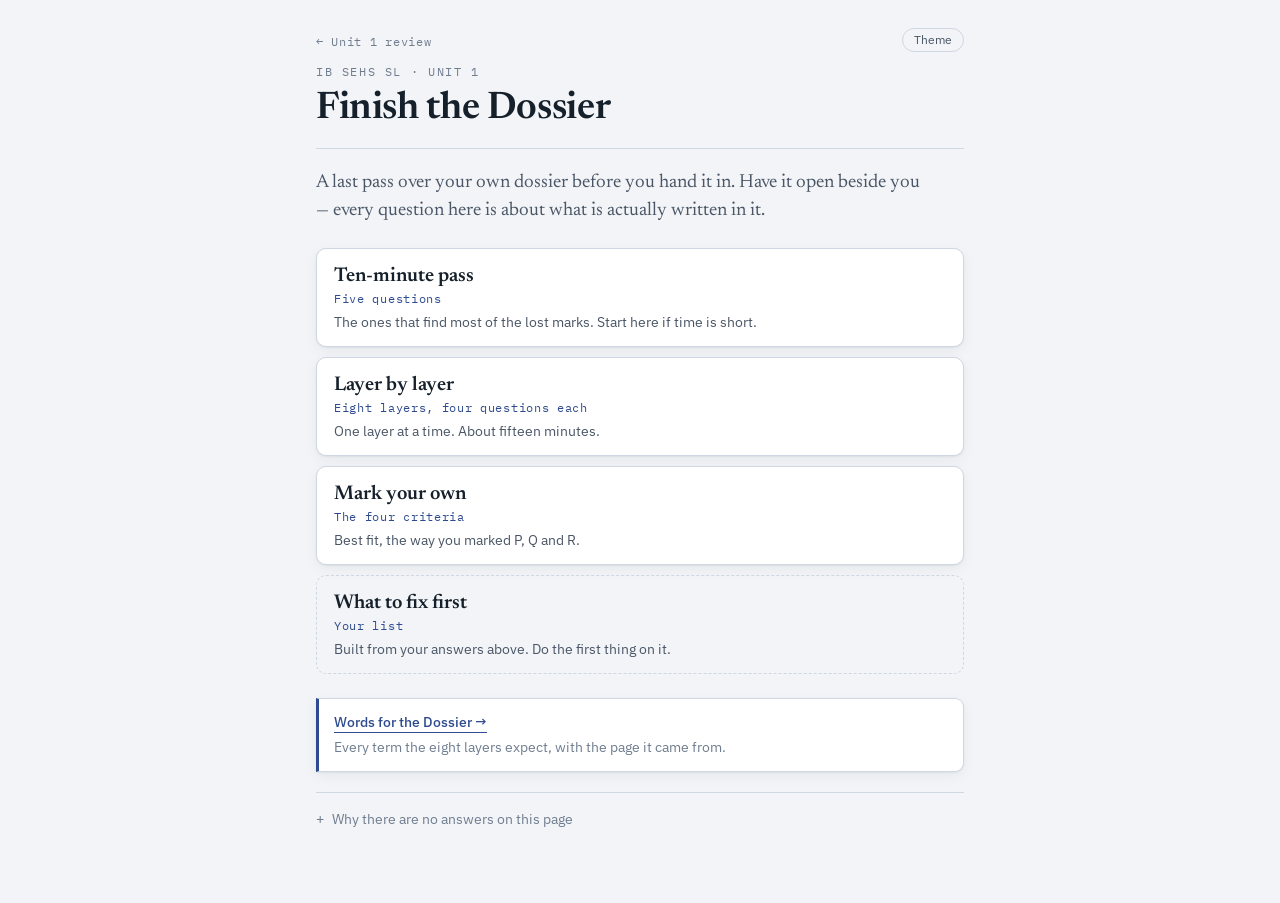
<file: unit-01/dossier/index.html>
<!doctype html>
<html lang="en">
<head>
<meta charset="utf-8">
<meta name="viewport" content="width=device-width, initial-scale=1, viewport-fit=cover">
<meta name="robots" content="noindex, nofollow">
<meta name="description" content="A final self-check for the Unit 1 Movement Dossier. Questions, not answers.">
<title>Finish the Dossier</title>
<link rel="preconnect" href="https://fonts.googleapis.com">
<link rel="preconnect" href="https://fonts.gstatic.com" crossorigin>
<link rel="stylesheet" href="https://fonts.googleapis.com/css2?family=Newsreader:ital,opsz,wght@0,6..72,400;0,6..72,600;0,6..72,700;1,6..72,400&family=IBM+Plex+Sans:ital,wght@0,400;0,500;0,600;1,400&family=IBM+Plex+Mono:wght@400;500&display=swap">
<style>
  :root{color-scheme:light;padding-top:env(safe-area-inset-top,0px);padding-bottom:env(safe-area-inset-bottom,0px)}
  html{-webkit-text-size-adjust:100%}
  body{margin:0} img{max-width:100%} [hidden]{display:none!important}
</style>
<link rel="stylesheet" href="../../assets/sehs.css">
</head>
<body>
<div class="wrap narrow">
  <div class="dmast">
    <a class="backlink" href="../">&larr; Unit 1 review</a>
    <button class="themebtn" id="themebtn" type="button">Theme</button>
    <p class="eyebrow">IB SEHS SL &middot; Unit 1</p>
    <h1>Finish the Dossier</h1>
  </div>

  <div class="prog" id="prog" hidden>
    <span class="prog-lab" id="proglab"></span>
    <span class="prog-bar"><i id="progbar"></i></span>
  </div>

  <div id="screen"></div>
</div>

<script>
/* ===== short questions. the long version of each lives in the brief, not here ===== */
const LAYERS = [
{n:1, t:"Position", b:"1.2", ask:"Axial and appendicular regions, and three positional statements.", q:[
  ["Did you say which arm, leg or hand you are analysing?","Only matters if your movement uses two."],
  ["Are your three statements about your movement?","&ldquo;The elbow is distal to the shoulder&rdquo; is true of everyone."],
  ["Did you use the precise pairs?","Superior, inferior, anterior, posterior, medial, lateral, proximal, distal."],
  ["Did you include axial regions that are working?","A trunk held steady is doing something."]]},

{n:2, t:"Planes and terms", b:"1.3", ask:"The plane or planes, and the movement term at every joint.", q:[
  ["Did you name the axis as well as the plane?","Two pieces of information, and the pairing is counterintuitive."],
  ["Does every joint from Layer 1 have a term?","Not only the obvious one."],
  ["Does each joint have a term for both phases?",""],
  ["If it arcs or twists, did you say it is not one plane?","Naming one plane for a two-plane movement is an error, not a simplification."]]},

{n:3, t:"Connective tissue", b:"1.4", ask:"Which tissues are doing work, and what each contributes.", q:[
  ["Did you say what each tissue does in your movement?","Not what it does in general."],
  ["Did you name the actual muscle and the actual bone?","Not &ldquo;the arm&rdquo;."],
  ["If there is no impact, did you say so?","Better than leaving the box empty."],
  ["Is every tissue you listed actually working here?","Listing five because there are five is not analysis."]]},

{n:4, t:"Joints", b:"1.5", ask:"Classify every joint. At the primary joint, name the trade.", q:[
  ["Did you give the class and the type?","Synovial <i>and</i> hinge. Two pieces, not one."],
  ["Did you classify every joint, including the quiet ones?",""],
  ["Did you say which joint is primary, and why?",""],
  ["Is the trade written as a trade?","What is given up, and what is bought with it."]]},

{n:5, t:"Contraction", b:"1.6", ask:"The contraction type at each phase, including the return.", q:[
  ["Does the return phase have rows filled in?","Not just a heading."],
  ["Does the word <b>eccentric</b> appear anywhere?","If not: is nothing lowered under control, or did you not look?"],
  ["Is anything held rather than moved?","Holding is isometric. It counts."],
  ["Did you name each contraction in full?","Isotonic eccentric, not eccentric."]]},

{n:6, t:"Fibre type", b:"1.7", ask:"Which fibre types dominate, and your reasoning.", q:[
  ["Does your reasoning give force and duration?",""],
  ["Does the name of the activity appear in it?","If so, that sentence is not reasoning. The brief rules it out."],
  ["Could someone who disagreed check your reasoning?",""],
  ["Did you say what would change if the demand changed?","Heavier, faster, longer."]]},

{n:7, t:"Muscle pairs", b:"1.8", ask:"Agonist and antagonist at each joint, both phases.", q:[
  ["All four columns filled, for every joint?","Outward and return, agonist and antagonist."],
  ["Did you say what the antagonist is <i>doing</i>?","Relaxing and lengthening. Naming it is not the mark."],
  ["Does anything say the antagonist contracts to oppose?","That is the belief this unit was built to break. Find it."],
  ["Do the roles reverse between phases?","For most movements they should."]]},

{n:8, t:"Levers", b:"1.9", ask:"Lever class at the primary joint, justified from the arrangement.", q:[
  ["Did you locate effort, fulcrum and load in your movement?","Named structures, not the textbook diagram."],
  ["Did you decide the class from the arrangement?","&ldquo;Most are third class&rdquo; is not a justification."],
  ["Does the arrangement change between your phases?","For many movements it does, and saying so is strong."],
  ["Did you say what the movement gains from it?",""]]}
];

const CRIT = [
{c:"A", name:"Anatomical accuracy", b:[
  "Several structures or movements are misidentified. The analysis would not survive being checked.",
  "Mostly accurate. A small number of errors, none of them structural.",
  "Accurate throughout. Every named structure is the right one and every movement term is the right term."],
 how:"Check the three structures you are <i>least</i> sure about. Checking the confident ones feels productive and finds nothing."},
{c:"B", name:"Precision of language", b:[
  "Terms are used approximately, or everyday words stand in for anatomical ones.",
  "Terminology is mostly used correctly, with occasional imprecision.",
  "Every term is used in its exact sense. Nothing is described loosely where a precise word exists."],
 how:"Search your own text for: up, down, in front, behind, near, bends, straightens, the arm, the leg."},
{c:"C", name:"Completeness", b:[
  "Only part of the movement is analysed — usually the outward phase only.",
  "Most of the movement is covered. The return phase is present but thin.",
  "The whole movement is accounted for, both phases, at every joint involved."],
 how:"Count the joints in Layer 1. Count how many reach Layers 2, 5 and 7 in <i>both</i> phases. The difference is your gap."},
{c:"D", name:"Reasoning", b:[
  "Claims about muscle action, fibre type or lever class are asserted.",
  "Most claims are justified. Some rest on the name of the activity rather than its demands.",
  "Every claim is justified from the demands of the movement itself, and the reasoning could be checked by somebody who disagreed."],
 how:"Find every sentence stating a conclusion. Is <b>because</b> near it, and does what follows describe the movement?"}
];

const FAST = [
 ["Does the return phase have content at every joint?","Layers 5 and 7."],
 ["Does every joint in Layer 1 reappear in Layers 2, 4, 5 and 7?",""],
 ["Is there a <b>because</b> on your fibre type and your lever class?",""],
 ["Did you use an everyday word where a precise one exists?",""],
 ["Does anything say the antagonist contracts to oppose the movement?",""]
];

/* ============================================================ */
const KEY="sehs-u1-dossier-v2";
let S={step:"start", i:0, lay:{}, q:{}, crit:{}, ev:{}, fast:[]};
try{const r=localStorage.getItem(KEY); if(r) S=Object.assign(S,JSON.parse(r));}catch(e){}
const save=()=>{try{localStorage.setItem(KEY,JSON.stringify(S));}catch(e){}};
const el=id=>document.getElementById(id);
const STATES=[["none","Not started"],["thin","Thin"],["solid","Done"]];

el("themebtn").addEventListener("click",()=>{
  const c=document.documentElement.getAttribute("data-theme");
  const d=c? c==="dark" : matchMedia("(prefers-color-scheme: dark)").matches;
  document.documentElement.setAttribute("data-theme", d?"light":"dark");
});

function ticks(k){ return S.q[k]||[]; }
function layerDone(n){ return (S.lay[n]||"none")!=="none"; }

/* ---------- screens ---------- */
function scrStart(){
  const done=LAYERS.filter(L=>layerDone(L.n)).length;
  const cdone=CRIT.filter(c=>S.crit[c.c]).length;
  return `
  <p class="lede">A last pass over your own dossier before you hand it in.
  Have it open beside you &mdash; every question here is about what is actually written in it.</p>

  <div class="choose">
    <button class="big-opt" data-go="fast">
      <span class="bo-k">Ten-minute pass</span>
      <span class="bo-t">Five questions</span>
      <span class="bo-d">The ones that find most of the lost marks. Start here if time is short.</span>
      ${S.fast.filter(Boolean).length? `<span class="bo-s">${S.fast.filter(Boolean).length} of 5 checked</span>`:``}
    </button>
    <button class="big-opt" data-go="layers">
      <span class="bo-k">Layer by layer</span>
      <span class="bo-t">Eight layers, four questions each</span>
      <span class="bo-d">One layer at a time. About fifteen minutes.</span>
      ${done? `<span class="bo-s">${done} of 8 marked</span>`:``}
    </button>
    <button class="big-opt" data-go="crit">
      <span class="bo-k">Mark your own</span>
      <span class="bo-t">The four criteria</span>
      <span class="bo-d">Best fit, the way you marked P, Q and R.</span>
      ${cdone? `<span class="bo-s">${cdone} of 4 marked</span>`:``}
    </button>
    <button class="big-opt plan-opt" data-go="plan">
      <span class="bo-k">What to fix first</span>
      <span class="bo-t">Your list</span>
      <span class="bo-d">Built from your answers above. Do the first thing on it.</span>
    </button>
  </div>

  <p class="xref"><a href="../terms/">Words for the Dossier &rarr;</a>
  <span>Every term the eight layers expect, with the page it came from.</span></p>

  <details class="why">
    <summary>Why there are no answers on this page</summary>
    <p>Nobody else in the class claimed your movement, so no page could tell you which joints are in it or
    what its lever class is. What it can do is ask what a reader will ask, so you find the gaps first.</p>
    <p>For <b>content</b> &mdash; what a condyloid joint is, which contraction is which &mdash; use the
    <a href="../">Unit 1 review</a>, your readings and the book.</p>
  </details>`;
}

function scrFast(){
  const n=S.fast.filter(Boolean).length;
  return `<h2 class="sh">Ten-minute pass</h2>
  <p class="sub2">Read your dossier against each one. Tick it when you have looked.</p>
  <ul class="qlist big">${FAST.map((f,i)=>`<li class="${S.fast[i]?"on":""}">
    <input type="checkbox" id="f${i}" data-f="${i}" ${S.fast[i]?"checked":""}>
    <label for="f${i}"><span class="qt">${f[0]}</span>${f[1]?`<span class="qw">${f[1]}</span>`:``}</label></li>`).join("")}</ul>
  <p class="aside">Four of the five are about the return phase or about justification. Between them,
  Completeness and Reasoning are half the marks.</p>
  <div class="nav2"><button class="btn ghost" data-go="start">Back</button>
  <button class="btn" data-go="${n===5?"plan":"layers"}">${n===5?"See what to fix":"Go deeper"}</button></div>`;
}

function scrLayer(){
  const L=LAYERS[S.i], k="L"+L.n, t=ticks(k), st=S.lay[L.n]||"none";
  return `<div class="shead"><span class="snum">Layer ${L.n} of 8</span><span class="sblk">block ${L.b}</span></div>
  <h2 class="sh">${L.t}</h2>
  <p class="sub2">${L.ask}</p>
  <ul class="qlist">${L.q.map((q,i)=>`<li class="${t[i]?"on":""}">
    <input type="checkbox" id="q${i}" data-l="${L.n}" data-i="${i}" ${t[i]?"checked":""}>
    <label for="q${i}"><span class="qt">${q[0]}</span>${q[1]?`<span class="qw">${q[1]}</span>`:``}</label></li>`).join("")}</ul>
  <div class="setst"><span>Where is this layer?</span>
    <span class="segs">${STATES.map(([v,l])=>`<button class="seg${st===v?" on":""}" data-s="${v}" data-l="${L.n}">${l}</button>`).join("")}</span>
  </div>
  <div class="nav2">
    <button class="btn ghost" data-go="${S.i===0?"start":"prev"}">${S.i===0?"Back":"Layer "+(L.n-1)}</button>
    <button class="btn" data-go="${S.i===7?"crit":"next"}">${S.i===7?"On to the criteria":"Layer "+(L.n+1)}</button>
  </div>`;
}

function scrCrit(){
  const c=CRIT[S.i], v=+S.crit[c.c]||0;
  return `<div class="shead"><span class="snum">Criterion ${S.i+1} of 4</span><span class="sblk">6 marks</span></div>
  <h2 class="sh">${c.c} &middot; ${c.name}</h2>
  <p class="sub2">Which description fits your dossier overall? Best fit, not every phrase.</p>
  <div class="bands">${[[1,"1–2"],[3,"3–4"],[5,"5–6"]].map(([val,lab],i)=>
    `<button class="band${v===val?" on":""}" data-c="${c.c}" data-v="${val}">
      <span class="bnum">${lab}</span><span class="btxt">${c.b[i]}</span></button>`).join("")}</div>
  <div class="how"><b>How to check it rather than guess.</b> ${c.how}</div>
  <label class="evl" for="ev">The sentence in your dossier that put it there &mdash; or the one that is missing</label>
  <textarea id="ev" data-c="${c.c}" placeholder="Quote it, or name what is missing…">${(S.ev[c.c]||"").replace(/</g,"&lt;")}</textarea>
  <div class="nav2">
    <button class="btn ghost" data-go="${S.i===0?"start":"prev"}">${S.i===0?"Back":"Criterion "+CRIT[S.i-1].c}</button>
    <button class="btn" data-go="${S.i===3?"plan":"next"}">${S.i===3?"What to fix first":"Criterion "+CRIT[S.i+1].c}</button>
  </div>`;
}

function scrPlan(){
  const marked=LAYERS.filter(L=>S.lay[L.n]);
  const unfinished=marked.filter(L=>S.lay[L.n]!=="solid");
  const weak=CRIT.filter(c=>S.crit[c.c] && +S.crit[c.c]<5).sort((a,b)=>S.crit[a.c]-S.crit[b.c]);
  const fastMiss=FAST.map((f,i)=>({f,i})).filter(x=>S.fast.length && !S.fast[x.i]);
  const nothing=!unfinished.length && !weak.length;
  let out=`<h2 class="sh">What to fix first</h2>`;

  if(!marked.length && !weak.length && !S.fast.filter(Boolean).length)
    return out+`<div class="card-note"><p>Nothing here yet. Work through the ten-minute pass or the layers,
      and whatever you leave unticked collects here in the order worth fixing.</p></div>
      <div class="nav2"><button class="btn ghost" data-go="start">Back</button>
      <button class="btn" data-go="fast">Start the ten-minute pass</button></div>`;

  if(nothing && !fastMiss.length)
    return out+`<div class="card-note ok"><p>Nothing outstanding on your own account. Before you believe that:
      hand it to somebody who did not write it and ask them to find the return phase at every joint.
      If they can, you are done.</p></div>
      <div class="nav2"><button class="btn ghost" data-go="start">Back</button></div>`;

  out+=`<p class="sub2">In order. Do the first one, not all of them.</p><ol class="plan">`;
  weak.forEach(c=>out+=`<li><span class="ptag crit">${c.c}</span><b>${c.name}</b>
    <span class="pband">you put yourself in ${+S.crit[c.c]<3?"1–2":"3–4"}</span><div>${c.how}</div></li>`);
  unfinished.filter(L=>S.lay[L.n]==="none").forEach(L=>out+=`<li><span class="ptag none">Missing</span>
    <b>Layer ${L.n} &middot; ${L.t}</b><div>${L.ask}</div></li>`);
  unfinished.filter(L=>S.lay[L.n]==="thin").forEach(L=>{
    const m=L.q.map((q,i)=>({q,i})).filter(x=>!ticks("L"+L.n)[x.i]);
    out+=`<li><span class="ptag thin">Thin</span><b>Layer ${L.n} &middot; ${L.t}</b>
      <div>${m.length? m.slice(0,2).map(x=>x.q[0]).join("<br>")+(m.length>2?`<br><i>and ${m.length-2} more</i>`:"") : "Go back and tick what you have checked."}</div></li>`;});
  fastMiss.forEach(x=>out+=`<li><span class="ptag thin">Quick</span><div>${x.f[0]}</div></li>`);
  out+=`</ol>`;
  const un=8-marked.length;
  if(un) out+=`<p class="aside">${un} layer${un>1?"s are":" is"} missing from this list because you have not
    marked ${un>1?"them":"it"} yet &mdash; not because ${un>1?"they are":"it is"} finished.</p>`;
  return out+`<div class="nav2"><button class="btn ghost" data-go="start">Back to the start</button></div>`;
}

/* ---------- render ---------- */
function render(){
  const s=S.step;
  el("screen").innerHTML = s==="start"? scrStart() : s==="fast"? scrFast()
    : s==="layers"? scrLayer() : s==="crit"? scrCrit() : scrPlan();
  const pr=el("prog");
  if(s==="layers"||s==="crit"){
    pr.hidden=false;
    const n=s==="layers"?8:4;
    el("proglab").textContent = (s==="layers"?"Layers":"Criteria")+" · "+(S.i+1)+" of "+n;
    el("progbar").style.width = ((S.i+1)/n*100)+"%";
  } else pr.hidden=true;
  save();
  window.scrollTo({top:0,behavior:"instant"});
}

document.addEventListener("click",e=>{
  const g=e.target.closest("[data-go]");
  if(g){
    const v=g.dataset.go;
    if(v==="next") S.i++;
    else if(v==="prev") S.i--;
    else { S.step=v; S.i=0; }
    render(); return;
  }
  const seg=e.target.closest(".seg");
  if(seg){ S.lay[seg.dataset.l]=seg.dataset.s; render(); return; }
  const band=e.target.closest(".band");
  if(band){ S.crit[band.dataset.c]=+band.dataset.v; render(); return; }
});
document.addEventListener("change",e=>{
  const c=e.target;
  if(c.matches("input[data-l]")){ const k="L"+c.dataset.l; S.q[k]=S.q[k]||[]; S.q[k][+c.dataset.i]=c.checked;
    c.closest("li").classList.toggle("on",c.checked); save(); return; }
  if(c.matches("input[data-f]")){ S.fast[+c.dataset.f]=c.checked;
    c.closest("li").classList.toggle("on",c.checked); save(); return; }
});
document.addEventListener("input",e=>{
  if(e.target.id==="ev"){ S.ev[e.target.dataset.c]=e.target.value; save(); }
});

render();
</script>

</body>
</html>
</file>
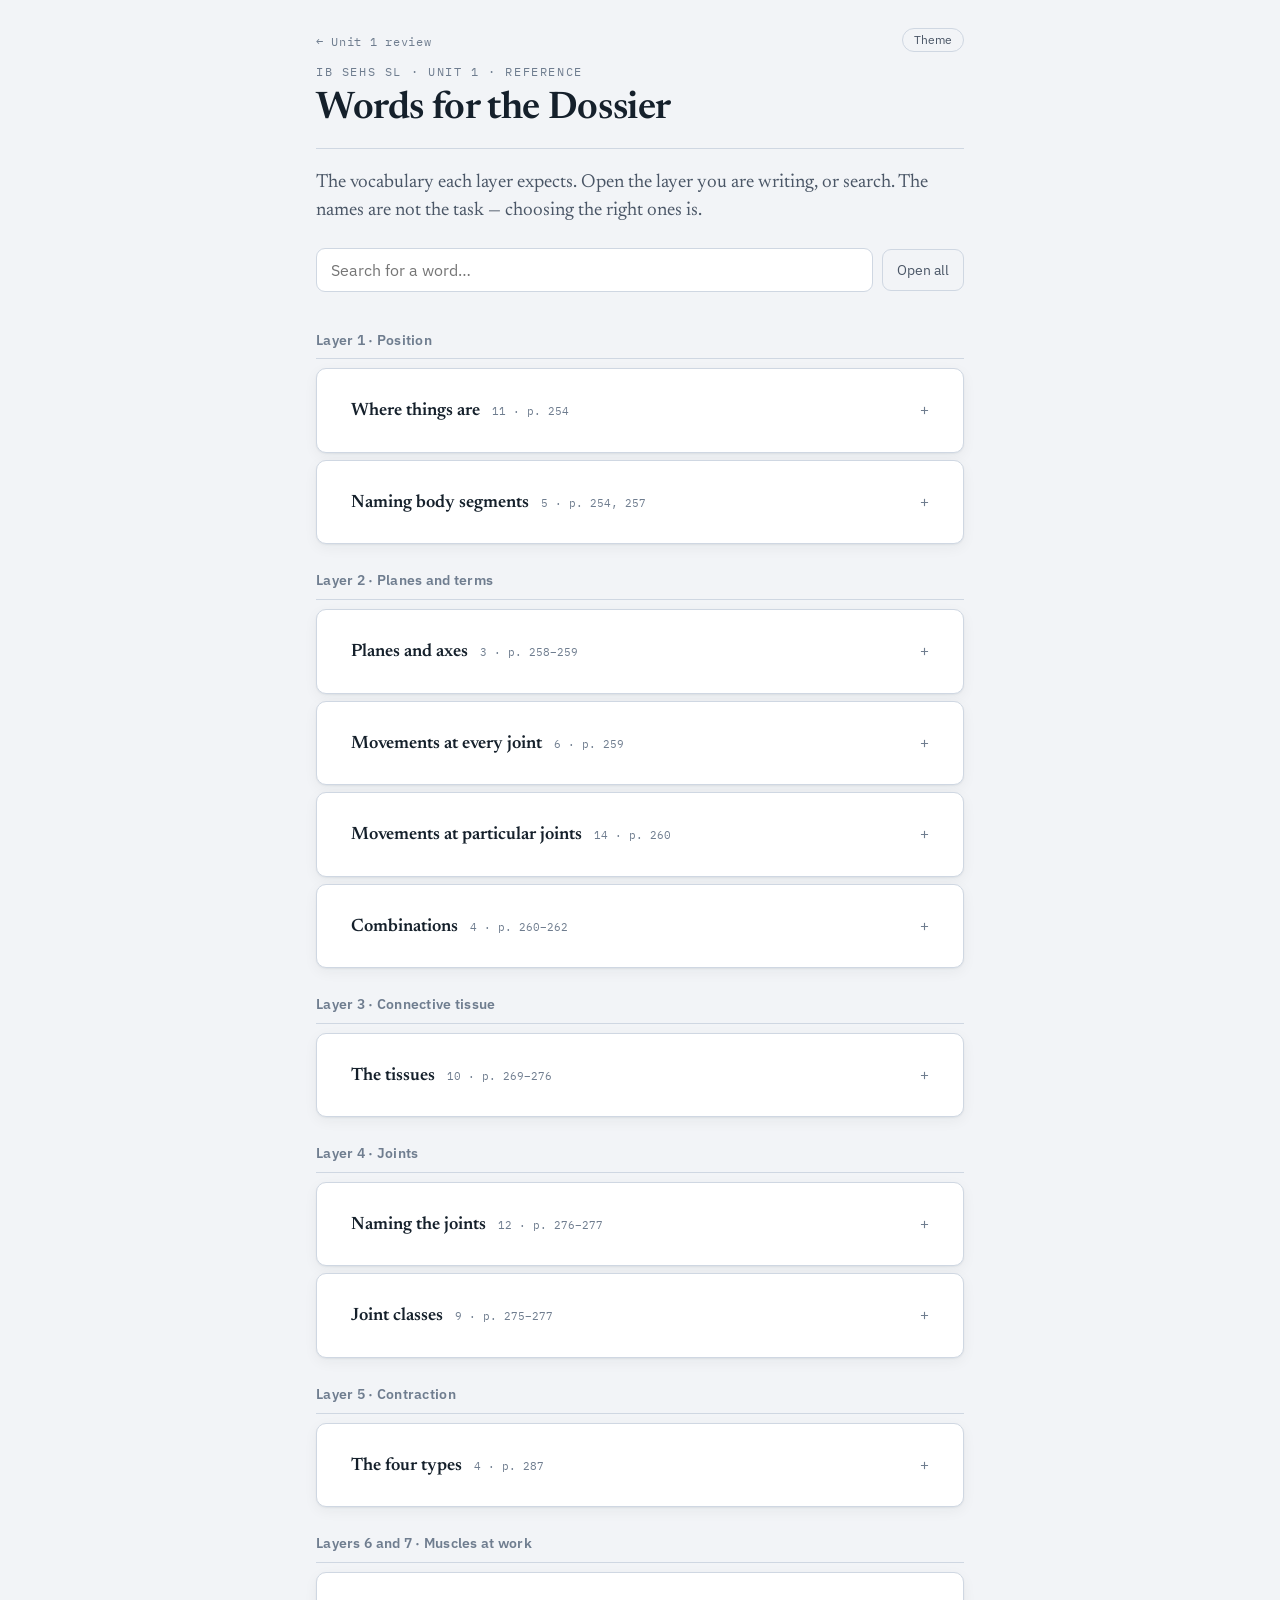
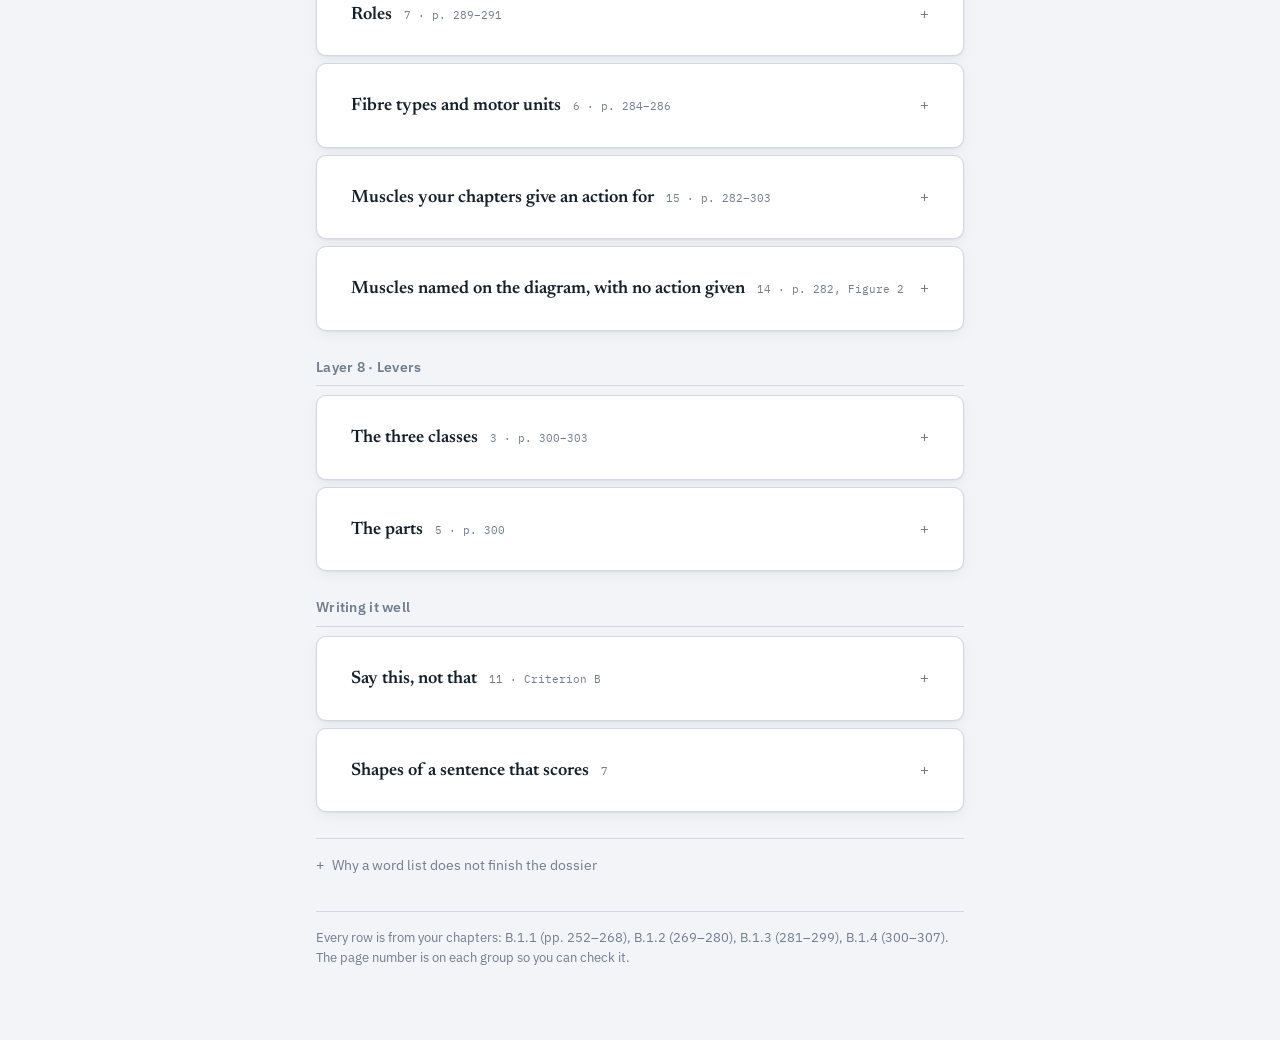
<file: unit-01/terms/index.html>
<!doctype html>
<html lang="en">
<head>
<meta charset="utf-8">
<meta name="viewport" content="width=device-width, initial-scale=1, viewport-fit=cover">
<meta name="robots" content="noindex, nofollow">
<meta name="description" content="The vocabulary the eight dossier layers expect, with a page reference on every group.">
<title>Words for the Dossier</title>
<link rel="preconnect" href="https://fonts.googleapis.com">
<link rel="preconnect" href="https://fonts.gstatic.com" crossorigin>
<link rel="stylesheet" href="https://fonts.googleapis.com/css2?family=Newsreader:ital,opsz,wght@0,6..72,400;0,6..72,600;0,6..72,700;1,6..72,400&family=IBM+Plex+Sans:ital,wght@0,400;0,500;0,600;1,400&family=IBM+Plex+Mono:wght@400;500&display=swap">
<style>
  :root{color-scheme:light;padding-top:env(safe-area-inset-top,0px);padding-bottom:env(safe-area-inset-bottom,0px)}
  html{-webkit-text-size-adjust:100%}
  body{margin:0} img{max-width:100%} [hidden]{display:none!important}
</style>
<link rel="stylesheet" href="../../assets/sehs.css">
</head>
<body>
<div class="wrap narrow">
  <div class="dmast">
    <a class="backlink" href="../">&larr; Unit 1 review</a>
    <button class="themebtn" id="themebtn" type="button">Theme</button>
    <p class="eyebrow">IB SEHS SL &middot; Unit 1 &middot; Reference</p>
    <h1>Words for the Dossier</h1>
  </div>

  <p class="lede">The vocabulary each layer expects. Open the layer you are writing, or search.
  The names are not the task &mdash; choosing the right ones is.</p>

  <div class="tool">
    <input type="search" id="filter" placeholder="Search for a word…" autocomplete="off">
    <button class="tbtn" id="toggleall" type="button">Open all</button>
  </div>
  <p class="hits" id="hits"></p>

  <div id="body"></div>

  <details class="why">
    <summary>Why a word list does not finish the dossier</summary>
    <p>Your data booklet is open in every exam you sit, and the IB's own note on Paper&nbsp;1A says that because of it
    there is <b>less reliance on recall of the terminology for anatomy</b>. The words are not what is being tested.</p>
    <p>So this page will not tell you which joints are in your movement, which muscle is the agonist in your return
    phase, or what your lever class is. Those change with the movement you claimed, and choosing them <i>is</i> the
    dossier. Dossier&nbsp;Q used real anatomical terms throughout and still scored badly.</p>
  </details>

  <footer>
    Every row is from your chapters: B.1.1 (pp.&nbsp;252&ndash;268), B.1.2 (269&ndash;280),
    B.1.3 (281&ndash;299), B.1.4 (300&ndash;307). The page number is on each group so you can check it.
  </footer>
</div>

<script>
/* groups → sections → rows. cols:2 renders term/definition; more renders labelled. */
const GROUPS = [
{g:"Layer 1 · Position", s:[

 {t:"Where things are", pg:"p. 254", rows:[
  ["Superior","Above, or nearer to the head"],
  ["Inferior","Below, or further away from the head"],
  ["Anterior","In front of, or nearer to the front"],
  ["Posterior","Behind, or nearer to the back"],
  ["Medial","Closer to the midline of the body"],
  ["Lateral","Further away from the midline"],
  ["Proximal","Nearer to where a limb attaches to the body"],
  ["Distal","Further away from where a limb attaches"],
  ["Internal","Inside, or further from the surface"],
  ["External","On or near the surface"],
  ["Intermediate","Between two structures, one medial and one lateral"]],
  note:`Proximal and distal run <i>along the limb</i> from where it joins the trunk. They are not up and down &mdash;
  superior and inferior are that pair. Your book uses internal and external, not deep and superficial.`},

 {t:"Naming body segments", pg:"p. 254, 257", rows:[
  ["Arm","The upper arm only, shoulder to elbow. The bone is the humerus"],
  ["Forearm","Elbow to wrist. The bones are the radius and ulna"],
  ["Thigh","Hip to knee. The bone is the femur"],
  ["Leg","The lower leg only, knee to ankle. The tibia and fibula"],
  ["Also labelled","Head, neck, trunk, hand, foot"]],
  note:`&ldquo;Arm&rdquo; and &ldquo;leg&rdquo; mean something narrower here than in conversation.`}
]},

{g:"Layer 2 · Planes and terms", s:[

 {t:"Planes and axes", pg:"p. 258–259", head:["Plane","Axis you turn about","Movements"], rows:[
  ["Sagittal (median)","Frontal axis, left to right","Flexion, extension"],
  ["Frontal","Sagittal axis, front to back","Abduction, adduction"],
  ["Transverse","Longitudinal axis, top to bottom","Medial and lateral rotation"]],
  note:`The plane and its axis never share a name &mdash; the axis is perpendicular to the plane you move in.
  Sagittal cuts left from right, frontal cuts front from back, transverse cuts top from bottom.`},

 {t:"Movements at every joint", pg:"p. 259", sub:"The six fundamental movements", rows:[
  ["Flexion","Closing the joint angle"],
  ["Extension","Opening the joint angle"],
  ["Abduction","Opening the angle away from the midline"],
  ["Adduction","Closing the angle towards the midline"],
  ["Medial rotation","The front of the moving bone turns inwards"],
  ["Lateral rotation","The front of the moving bone turns outwards"]],
  note:`These apply to all joints <i>where the structure permits it</i>. The elbow flexes and extends and does
  nothing else.`},

 {t:"Movements at particular joints", pg:"p. 260", rows:[
  ["Elevation","Lifting or moving upwards — shrugging"],
  ["Depression","Dropping or moving downwards"],
  ["Protraction","Anterior movement in the transverse plane — shoulders rounded forward"],
  ["Retraction","Returning a protracted part to the anatomical position"],
  ["Horizontal flexion","Closing the angle around the transverse plane, once already flexed to 90°. Also horizontal adduction"],
  ["Horizontal extension","Opening it from that same start. Also horizontal abduction"],
  ["Dorsiflexion","<b>Flexion</b> of the ankle — toes pulled up towards the shin"],
  ["Plantarflexion","<b>Extension</b> of the ankle — pointing the toes"],
  ["Inversion","<b>Lateral</b> rotation of the ankle — the sole faces inwards"],
  ["Eversion","<b>Medial</b> rotation of the ankle — the sole faces outwards"],
  ["Pronation","Medial rotation of the radioulnar joint, <b>not the wrist</b> — palm turns down"],
  ["Supination","Lateral rotation of the radioulnar joint, <b>not the wrist</b> — palm turns up"],
  ["Opposition","The thumb crosses the palm to touch a fingertip"],
  ["Reposition","The thumb returns beside the index finger"]],
  note:`Four of these are named against intuition. Pointing the toes is an <i>extension</i>; inversion turns the sole
  inwards but is classed as <i>lateral</i> rotation.`},

 {t:"Combinations", pg:"p. 260–262", rows:[
  ["Circumduction","Circling a segment. A combination of hyperextension, abduction, extension and adduction. Needs at least a biaxial joint"],
  ["Hyperextension","Beyond 180°, or back past the starting position"],
  ["Pronation of the foot","Dorsiflexion + eversion + abduction. Just after landing"],
  ["Supination of the foot","Plantarflexion + inversion + adduction. During push-off"]],
  note:`Pronation and supination mean one thing at the forearm and a different thing at the foot.`}
]},

{g:"Layer 3 · Connective tissue", s:[
 {t:"The tissues", pg:"p. 269–276", rows:[
  ["Bone","The rigid levers and the attachment sites"],
  ["Ligament","<b>Bone to bone.</b> Stability; restrains movement at its limit. Strong and flexible but <b>not elastic</b>"],
  ["Tendon","<b>Muscle to bone.</b> Transmits the force of contraction. A flat sheet one is an aponeurosis"],
  ["Cartilage","Reduces friction, absorbs shock. <b>No blood vessels, no nerves</b> — so it repairs slowly"],
  ["Hyaline cartilage","The most abundant. On the articulating surfaces"],
  ["Fibrocartilage","Menisci and intervertebral discs"],
  ["Fascia","Surrounds and separates. Epimysium, perimysium, endomysium — outer to inner"],
  ["Synovial fluid","Lubricates the cavity and feeds the cartilage"],
  ["Menisci","Semilunar fibrocartilage discs improving the fit between poorly matched bones"],
  ["Bursae","Fluid-filled sacs where structures rub"]],
  note:`Say what the tissue does <i>in your movement</i>, naming the actual muscle and bone. A definition earns much
  less than an application.`}
]},

{g:"Layer 4 · Joints", s:[

 {t:"Naming the joints", pg:"p. 276–277", head:["Plain name","Formal name","Type"], rows:[
  ["Shoulder","Glenohumeral","Synovial, ball and socket"],
  ["Elbow","Humeroulnar","Synovial, hinge"],
  ["Forearm rotation","Radioulnar","Synovial, pivot"],
  ["Wrist","Radiocarpal","Synovial, condyloid"],
  ["Thumb base","Carpometacarpal of the thumb","Synovial, saddle"],
  ["Hip","—","Synovial, ball and socket"],
  ["Knee","—","Synovial, hinge"],
  ["Between phalanges","—","Synovial, hinge"],
  ["Between carpals or tarsals","—","Synovial, gliding"],
  ["Between vertebrae","—","Cartilaginous, fibrocartilage disc"],
  ["Ribs to sternum","—","Cartilaginous, hyaline"],
  ["Skull sutures","—","Fibrous, no movement"]],
  note:`Plain names are accepted; the formal one is more precise where you have it.
  <b>If your movement uses a joint not listed here, ask rather than guessing a formal name.</b>`},

 {t:"Joint classes", pg:"p. 275–277", head:["Class or type","Joint cavity","Movement"], rows:[
  ["Fibrous","No","<b>None</b>"],
  ["Cartilaginous","No","Limited"],
  ["Synovial","Yes","Free"],
  ["Gliding","","Back and forth, side to side. Least of the synovial joints"],
  ["Hinge","","One direction — flexion and extension"],
  ["Pivot","","Rotation"],
  ["Condyloid","","Two directions"],
  ["Saddle","","Two directions"],
  ["Ball and socket","","All directions. Greatest range"]],
  note:`Give the class <i>and</i> the type — &ldquo;synovial, hinge&rdquo; is two pieces of information and the mark
  wants both. More movement means less stability and more injury risk.`}
]},

{g:"Layer 5 · Contraction", s:[
 {t:"The four types", pg:"p. 287", head:["Type","Muscle length","What that means"], rows:[
  ["Isometric","Unchanged — static","Tension, but nothing moves at the joint"],
  ["Isotonic concentric","<b>Shortens</b>","Muscle force <b>greater</b> than the resistance"],
  ["Isotonic eccentric","<b>Lengthens</b>","Muscle force <b>less</b> than the resistance"],
  ["Isokinetic","Varies","The <b>body segment</b> moves at constant speed"]],
  note:`Name them in full — <i>isotonic eccentric</i>, not <i>eccentric</i>. If the limb moves against the resistance
  the agonist is concentric; if it moves with the resistance but under control, something is eccentric; if nothing
  moves but muscles are working, it is isometric.`}
]},

{g:"Layers 6 and 7 · Muscles at work", s:[

 {t:"Roles", pg:"p. 289–291", rows:[
  ["Agonist","The muscle producing the movement. Contracts and shortens"],
  ["Antagonist","Opposes it. <b>Relaxes and lengthens</b> to permit the movement"],
  ["Synergist","Helps the agonist, usually isometrically, by preventing an unwanted action"],
  ["Fixator","Steadies a segment at <b>another</b> joint so the agonist can work"],
  ["Origin","The end attached to the <b>fixed</b> bone"],
  ["Insertion","The end attached to the bone <b>being pulled</b>"],
  ["Reciprocal inhibition","The reflex that relaxes the antagonist when the agonist fires"]],
  note:`Roles belong to the movement, not permanently to a muscle — they reverse between your phases. The antagonist
  does <b>not</b> contract to oppose the agonist; the book calls that a common misconception.`},

 {t:"Fibre types and motor units", pg:"p. 284–286", rows:[
  ["Type I","Slow, small force, fatigue resistant. About 50% on average"],
  ["Type IIa","Fast, stronger, also fatigue resistant. About 25%"],
  ["Type IIx","Fastest, largest force, fatigues quickly. About 25%"],
  ["Motor unit","One motor neuron and every fibre it innervates"],
  ["All-or-none","Every fibre in a motor unit contracts, or none does"],
  ["Orderly recruitment","I → IIa → IIx as intensity rises. Smaller motor neurons first"]],
  note:`Reason from the force required and how long it lasts, never from what the activity is called.`},

 {t:"Muscles your chapters give an action for", pg:"p. 282–303", head:["Muscle","Where","What the book says it does"], rows:[
  ["Biceps brachii","Anterior upper arm","Flexes the elbow; supinates the radioulnar joint"],
  ["Triceps brachii","Posterior upper arm","Extends the elbow"],
  ["Brachialis","Anterior, at the elbow","Assists elbow flexion"],
  ["Brachioradialis","Anterior forearm","Assists elbow flexion"],
  ["Deltoid","Over the shoulder","Abducts the shoulder"],
  ["Latissimus dorsi","Back","Extends the shoulder; antagonist to abduction"],
  ["Trapezius","Upper back and neck","Fixator — holds the scapula in place"],
  ["Teres minor","Shoulder","Synergist — cancels unwanted shoulder action"],
  ["Pectoralis major","Chest","Supplies the effort in a throw"],
  ["Hamstring group","Posterior thigh","Flexes the knee"],
  ["Quadriceps group","Anterior thigh","Extends the knee"],
  ["Gastrocnemius","Calf","Plantarflexes, via the Achilles tendon"],
  ["Pronator muscles","Forearm","Pronate the radioulnar joint"],
  ["Posterior neck muscles","Back of the neck","Hold the head upright"],
  ["Core and trunk muscles","Trunk","Hold the trunk steady — usually isometric"]]},

 {t:"Muscles named on the diagram, with no action given", pg:"p. 282, Figure 2", head:["Muscle","Where"], rows:[
  ["Flexor carpi group","Anterior forearm"],
  ["Extensor carpi group","Posterior forearm"],
  ["Flexor digitorum","Forearm"],
  ["Extensor digitorum","Posterior forearm"],
  ["Extensor digitorum longus","Anterior lower leg"],
  ["Rectus abdominis","Front of the trunk"],
  ["External oblique","Side of the trunk"],
  ["Iliopsoas","Deep at the hip"],
  ["Gluteus maximus","Back of the hip"],
  ["Gluteus medius","Side of the hip"],
  ["Adductor longus","Inner thigh"],
  ["Sartorius","Across the front of the thigh"],
  ["Tibialis anterior","Front of the shin"],
  ["Peroneus longus","Outer lower leg"]],
  note:`Figure 2 labels these but never says what they do. <b>Many muscle names carry the action</b> —
  <i>flexor</i>, <i>extensor</i>, <i>adductor</i>, <i>pronator</i>. Use the name as a lead, then confirm it
  before it goes in the dossier.`}
]},

{g:"Layer 8 · Levers", s:[
 {t:"The three classes", pg:"p. 300–303", head:["Class","Arrangement","Mechanical advantage"], rows:[
  ["First","Fulcrum <b>between</b> effort and load","Above or below 1"],
  ["Second","Load <b>between</b> fulcrum and effort","Always above 1"],
  ["Third","Effort <b>between</b> fulcrum and load","Always below 1"]],
  note:`First class is fairly rare in the body; second class very rare (the calf on tiptoe is the usual example);
  third class very common, buying range and speed rather than force. Decide the class from the arrangement in
  <i>your</i> movement — a mechanical advantage below 1 does not prove third class.`},

 {t:"The parts", pg:"p. 300", rows:[
  ["Fulcrum","The pivot. In the body, the joint"],
  ["Effort","The force applied. In the body, the muscle"],
  ["Load","The resistance being moved"],
  ["Moment arm","The <b>perpendicular</b> distance from the axis to the line of action"],
  ["Mechanical advantage","Effort moment arm ÷ load moment arm"]]}
]},

{g:"Writing it well", s:[
 {t:"Say this, not that", pg:"Criterion B", head:["Instead of","Write"], rows:[
  ["bends / straightens","flexes / extends"],
  ["the arm went up","flexion at the shoulder, or abduction — say which"],
  ["above / below","superior / inferior"],
  ["near the body / far from it","proximal / distal"],
  ["in front / behind","anterior / posterior"],
  ["the arm","the humerus, or the upper arm — whichever you mean"],
  ["the leg","the thigh, the lower leg, the femur, the tibia"],
  ["the muscle tightens","the muscle contracts — and name the type"],
  ["it goes back","the return phase, and what happens in it"],
  ["slow twitch","type I"],
  ["fast twitch","type IIa or type IIx — say which, and why"]],
  note:`Criterion B is precision, not formality. Search your own dossier for the words on the left.`},

 {t:"Shapes of a sentence that scores", pg:"", head:["Layer","The shape","The same shape, on a broom stroke"], rows:[
  ["2","[Movement] at [joint], in the [plane] plane, about the [axis] axis","Flexion at the shoulder, in the sagittal plane, about the frontal axis"],
  ["3","[Tissue] [does what] for [named structure]","Tendon transmits the force of the triceps brachii to the olecranon"],
  ["4","[Joint] is [class], [type]. The trade is [given up] for [gained], because [structure]","Glenohumeral: synovial, ball and socket. Range is bought with stability, because a shallow socket gives little bony fit"],
  ["5","[Muscle] contracts [type] to [movement] at [joint] during the [phase]","The triceps brachii contracts concentrically to extend the elbow on the push"],
  ["6","Type [x] dominate, because the force is [level] and it lasts [duration]","Type I dominate: the force is a small fraction of maximum and it repeats for minutes"],
  ["7","[Muscle] is the agonist; [muscle] is the antagonist, relaxing and lengthening to permit it","Triceps agonist; biceps antagonist, lengthening as it relaxes"],
  ["8","[Class], because the [part] lies between the [part] and the [part]. The movement gains [what]","Third class, because the effort lies between the fulcrum and the load. The hand travels further and faster"]],
  note:`Shapes, not answers — the examples use the broom from <i>Three Dossiers</i>, which nobody can claim.
  Every one has <b>at least two clauses</b>. The commonest way to lose a mark here is to write the first and stop.`}
]}
];

/* ---------- render ---------- */
document.getElementById("themebtn").addEventListener("click",()=>{
  const c=document.documentElement.getAttribute("data-theme");
  const d=c? c==="dark" : matchMedia("(prefers-color-scheme: dark)").matches;
  document.documentElement.setAttribute("data-theme", d?"light":"dark");
});

let uid=0;
document.getElementById("body").innerHTML = GROUPS.map(G=>`
  <section class="grp">
    <h2 class="gh">${G.g}</h2>
    ${G.s.map(s=>{
      const cols = s.head? s.head.length : 2;
      const rows = s.rows.map(r=>`<div class="row">${
        r.map((c,i)=>`<div class="c${i===0?" k":""}"${(cols>2&&s.head&&i>0)?` data-h="${s.head[i]}"`:""}>${c}</div>`).join("")
      }</div>`).join("");
      return `<details class="sec" id="s${++uid}">
        <summary><span class="st">${s.t}</span>
          <span class="meta">${s.rows.length}${s.pg?` &middot; ${s.pg}`:""}</span></summary>
        <div class="secbody">
          ${s.sub?`<p class="ssub">${s.sub}</p>`:""}
          <div class="rows cols-${cols}">
            ${s.head&&cols>2?`<div class="row hdr">${s.head.map((h,i)=>`<div class="c${i===0?" k":""}">${h}</div>`).join("")}</div>`:""}
            ${rows}
          </div>
          ${s.note?`<p class="snote">${s.note}</p>`:""}
        </div>
      </details>`;}).join("")}
  </section>`).join("");

const filt=document.getElementById("filter"), hits=document.getElementById("hits"), tog=document.getElementById("toggleall");
const secs=[...document.querySelectorAll(".sec")];

tog.addEventListener("click",()=>{
  const open = tog.textContent.trim()==="Open all";
  secs.forEach(s=>s.open=open);
  tog.textContent = open? "Close all" : "Open all";
});

filt.addEventListener("input",()=>{
  const q=filt.value.trim().toLowerCase();
  let n=0;
  secs.forEach(sec=>{
    const rows=[...sec.querySelectorAll(".row:not(.hdr)")];
    if(!q){ sec.hidden=false; sec.open=false; rows.forEach(r=>r.hidden=false); return; }
    let any=false;
    rows.forEach(r=>{ const m=r.textContent.toLowerCase().includes(q); r.hidden=!m; if(m){any=true;n++;} });
    sec.hidden=!any; sec.open=any;
  });
  document.querySelectorAll(".grp").forEach(g=>{
    g.hidden = q? ![...g.querySelectorAll(".sec")].some(s=>!s.hidden) : false;
  });
  hits.textContent = q? (n? `${n} match${n===1?"":"es"}` : "Nothing matches that word.") : "";
  tog.hidden = !!q;
});
</script>

</body>
</html>
</file>
<file: assets/sehs.css>
/* Layout: a single reading column; topic rail across the top, one panel at a time beneath it. */
:root{
  --bg:#F2F4F7; --surface:#FFFFFF; --surface-2:#E8ECF2; --line:#CFD7E2;
  --fg:#15202B; --fg-2:#4A5666; --fg-3:#6F7D8F;
  --accent:#2F4B8F; --accent-soft:#E4EAF7; --on-accent:#FFFFFF;
  --ok:#1C6B47; --ok-soft:#E0F0E7;
  --no:#9B2730; --no-soft:#FBE6E6;
  --warn:#8A5A00; --warn-soft:#FBF0DC;
  --ahl:#6B3A7E; --ahl-soft:#F1E7F5;
  --serif:"Newsreader",Georgia,"Times New Roman",serif;
  --sans:"IBM Plex Sans",system-ui,-apple-system,"Segoe UI",sans-serif;
  --mono:"IBM Plex Mono",ui-monospace,"SFMono-Regular",Menlo,monospace;
  --r:10px; --shadow:0 1px 2px rgba(21,32,43,.06),0 4px 14px rgba(21,32,43,.05);
}
@media (prefers-color-scheme:dark){:root:not([data-theme="light"]){
  --bg:#0E131A; --surface:#161D27; --surface-2:#1F2833; --line:#2E3947;
  --fg:#E8EDF4; --fg-2:#AEBAC9; --fg-3:#8593A5;
  --accent:#8FABE8; --accent-soft:#1B2740; --on-accent:#0E131A;
  --ok:#6FC79B; --ok-soft:#142B21;
  --no:#E8949B; --no-soft:#2E1619;
  --warn:#DDB15E; --warn-soft:#2B2213;
  --ahl:#C79EDA; --ahl-soft:#241A2B;
  --shadow:0 1px 2px rgba(0,0,0,.3),0 4px 14px rgba(0,0,0,.25);
  color-scheme:dark;
}}
:root[data-theme="dark"]{
  --bg:#0E131A; --surface:#161D27; --surface-2:#1F2833; --line:#2E3947;
  --fg:#E8EDF4; --fg-2:#AEBAC9; --fg-3:#8593A5;
  --accent:#8FABE8; --accent-soft:#1B2740; --on-accent:#0E131A;
  --ok:#6FC79B; --ok-soft:#142B21;
  --no:#E8949B; --no-soft:#2E1619;
  --warn:#DDB15E; --warn-soft:#2B2213;
  --ahl:#C79EDA; --ahl-soft:#241A2B;
  --shadow:0 1px 2px rgba(0,0,0,.3),0 4px 14px rgba(0,0,0,.25);
  color-scheme:dark;
}

*{box-sizing:border-box}
body{background:var(--bg);color:var(--fg);font-family:var(--sans);font-size:16px;line-height:1.55;margin:0}
.wrap{max-width:860px;margin:0 auto;padding-inline:16px;padding-block:28px 72px}
h1,h2,h3,h4{font-family:var(--serif);text-wrap:balance;margin:0;font-weight:600;letter-spacing:-.01em}
p{margin:0 0 .8em}
p:last-child{margin-bottom:0}
a{color:var(--accent)}
button{font-family:inherit;font-size:inherit;cursor:pointer}
:focus-visible{outline:2px solid var(--accent);outline-offset:2px;border-radius:4px}
@media (prefers-reduced-motion:reduce){*{animation:none!important;transition:none!important}}

/* ---------- masthead ---------- */
.mast{border-bottom:1px solid var(--line);padding-bottom:20px;margin-bottom:22px}
.eyebrow{font-family:var(--mono);font-size:11.5px;letter-spacing:.14em;text-transform:uppercase;color:var(--fg-3);margin:0 0 8px}
.mast h1{font-size:clamp(28px,6vw,40px);line-height:1.08;margin-bottom:10px}
.mast .sub{color:var(--fg-2);font-size:15px;max-width:60ch}
.themebtn{position:absolute;top:0;right:0;background:none;border:1px solid var(--line);color:var(--fg-2);
  border-radius:999px;padding:5px 11px;font-size:12px;line-height:1}
.masthead-row{position:relative;padding-right:76px}

/* ---------- overall progress ---------- */
.overall{display:flex;align-items:center;gap:14px;margin-top:16px;flex-wrap:wrap}
.meter{flex:1 1 180px;min-width:0;height:7px;background:var(--surface-2);border-radius:99px;overflow:hidden}
.meter i{display:block;height:100%;background:var(--accent);border-radius:99px;transition:width .35s ease}
.meter-label{font-family:var(--mono);font-size:12.5px;color:var(--fg-2);font-variant-numeric:tabular-nums}

/* ---------- topic rail ---------- */
.rail{display:grid;grid-template-columns:repeat(auto-fit,minmax(170px,1fr));gap:10px;margin-bottom:24px}
.tcard{background:var(--surface);border:1px solid var(--line);border-radius:var(--r);padding:12px 13px;
  text-align:left;color:var(--fg);display:flex;flex-direction:column;gap:7px;min-width:0;box-shadow:var(--shadow)}
.tcard[aria-current="true"]{border-color:var(--accent);box-shadow:0 0 0 1px var(--accent),var(--shadow)}
.tcard .code{font-family:var(--mono);font-size:11.5px;letter-spacing:.08em;color:var(--accent)}
.tcard .nm{font-family:var(--serif);font-size:15.5px;font-weight:600;line-height:1.25}
.tcard .st{font-family:var(--mono);font-size:11.5px;color:var(--fg-3);font-variant-numeric:tabular-nums}
.tcard .bar{height:4px;background:var(--surface-2);border-radius:99px;overflow:hidden}
.tcard .bar i{display:block;height:100%;background:var(--ok);border-radius:99px;transition:width .3s}

/* ---------- mode tabs ---------- */
.tabs{display:flex;gap:4px;border-bottom:1px solid var(--line);margin-bottom:22px;flex-wrap:wrap}
.tab{background:none;border:0;border-bottom:2px solid transparent;color:var(--fg-3);
  padding:9px 13px;font-size:14px;font-weight:500;margin-bottom:-1px}
.tab[aria-selected="true"]{color:var(--fg);border-bottom-color:var(--accent)}

/* ---------- study ---------- */
.sec{background:var(--surface);border:1px solid var(--line);border-radius:var(--r);
  padding:16px 18px;margin-bottom:12px;box-shadow:var(--shadow)}
.sec h3{font-size:19px;margin-bottom:4px}
.sec .pg{font-family:var(--mono);font-size:11px;color:var(--fg-3);letter-spacing:.04em;margin-bottom:10px}
.sec dl{margin:0;display:grid;gap:9px}
.sec dt{font-weight:600;font-size:14.5px}
.sec dd{margin:1px 0 0;color:var(--fg-2);font-size:14.5px}
.sec ul{margin:0;padding-left:1.1em;display:grid;gap:5px;color:var(--fg-2);font-size:14.5px}
.sec table{width:100%;border-collapse:collapse;font-size:14px}
.sec .scroll{overflow-x:auto;margin-top:4px}
.sec th{text-align:left;font-family:var(--mono);font-size:10.5px;letter-spacing:.09em;text-transform:uppercase;
  color:var(--fg-3);border-bottom:1px solid var(--line);padding:6px 10px 6px 0;font-weight:500;white-space:nowrap}
.sec td{padding:6px 10px 6px 0;border-bottom:1px solid var(--line);vertical-align:top}
.sec tr:last-child td{border-bottom:0}
.flag{border-left:3px solid var(--warn);background:var(--warn-soft);padding:10px 13px;border-radius:0 6px 6px 0;
  margin-top:12px;font-size:14px;color:var(--fg)}
.flag b{color:var(--warn)}
.ahlbox{border-left:3px solid var(--ahl);background:var(--ahl-soft);padding:10px 13px;border-radius:0 6px 6px 0;
  margin-top:12px;font-size:14px}
.ahlbox b{color:var(--ahl)}
mark{background:var(--accent-soft);color:var(--fg);padding:0 3px;border-radius:3px}

/* ---------- questions ---------- */
.qmeta{display:flex;justify-content:space-between;align-items:baseline;gap:12px;margin-bottom:14px;flex-wrap:wrap}
.qcount{font-family:var(--mono);font-size:12px;color:var(--fg-3);letter-spacing:.06em;font-variant-numeric:tabular-nums}
.score{font-family:var(--mono);font-size:12px;color:var(--fg-2);font-variant-numeric:tabular-nums}
.qcard{background:var(--surface);border:1px solid var(--line);border-radius:var(--r);padding:18px;box-shadow:var(--shadow)}
.stem{font-family:var(--serif);font-size:19.5px;line-height:1.35;margin-bottom:16px}
.opts{display:grid;gap:8px}
.opt{display:flex;gap:11px;align-items:flex-start;text-align:left;width:100%;
  background:var(--surface);border:1px solid var(--line);border-radius:8px;padding:11px 13px;color:var(--fg);
  font-size:15px;line-height:1.45;transition:border-color .15s,background .15s}
.opt:hover:not(:disabled){border-color:var(--accent);background:var(--accent-soft)}
.opt:disabled{cursor:default}
.opt .ltr{font-family:var(--mono);font-size:12.5px;font-weight:500;color:var(--fg-3);
  border:1px solid var(--line);border-radius:5px;width:22px;height:22px;flex:0 0 22px;
  display:grid;place-items:center;margin-top:1px}
.opt.is-ok{border-color:var(--ok);background:var(--ok-soft)}
.opt.is-ok .ltr{border-color:var(--ok);color:var(--ok)}
.opt.is-no{border-color:var(--no);background:var(--no-soft)}
.opt.is-no .ltr{border-color:var(--no);color:var(--no)}
.opt.is-dim{opacity:.5}

.fb{margin-top:14px;border-radius:8px;padding:13px 15px;font-size:14.5px;line-height:1.5}
.fb.ok{background:var(--ok-soft);border:1px solid var(--ok)}
.fb.no{background:var(--no-soft);border:1px solid var(--no)}
.fb .verdict{font-family:var(--mono);font-size:11px;letter-spacing:.12em;text-transform:uppercase;margin-bottom:6px;font-weight:500}
.fb.ok .verdict{color:var(--ok)}
.fb.no .verdict{color:var(--no)}
.fb .why{margin-bottom:9px}
.fb .truth{padding-top:9px;border-top:1px solid color-mix(in srgb,var(--fg) 15%,transparent)}
.ref{display:inline-block;font-family:var(--mono);font-size:11px;letter-spacing:.05em;
  background:var(--surface);border:1px solid var(--line);color:var(--fg-2);
  padding:2px 7px;border-radius:99px;margin-top:9px}

.nav{display:flex;gap:9px;justify-content:space-between;margin-top:16px;flex-wrap:wrap}
.btn{background:var(--accent);color:var(--on-accent);border:1px solid var(--accent);border-radius:8px;padding:9px 17px;font-weight:500;font-size:14.5px}
.btn.ghost{background:none;color:var(--fg-2);border-color:var(--line)}
.btn:disabled{opacity:.45;cursor:default}

/* ---------- written items ---------- */
.wcard{background:var(--surface);border:1px solid var(--line);border-radius:var(--r);padding:18px;margin-bottom:14px;box-shadow:var(--shadow)}
.marks{font-family:var(--mono);font-size:12px;color:var(--accent);letter-spacing:.06em}
textarea{width:100%;min-height:118px;background:var(--bg);color:var(--fg);border:1px solid var(--line);
  border-radius:8px;padding:11px 12px;font-family:var(--sans);font-size:15px;line-height:1.5;resize:vertical;margin-top:10px}
.ms{margin-top:14px;background:var(--surface-2);border-radius:8px;padding:13px 15px}
.ms h4{font-family:var(--mono);font-size:11px;letter-spacing:.12em;text-transform:uppercase;color:var(--fg-3);font-weight:500;margin-bottom:9px}
.mspt{display:flex;gap:10px;align-items:flex-start;padding:7px 0;border-bottom:1px solid var(--line);font-size:14.5px}
.mspt:last-of-type{border-bottom:0}
.mspt input{margin-top:5px;width:16px;height:16px;flex:0 0 16px;accent-color:var(--ok)}
.mspt label{cursor:pointer}
.selfscore{margin-top:11px;font-family:var(--mono);font-size:13px;color:var(--fg-2);font-variant-numeric:tabular-nums}
.note{margin-top:10px;font-size:13.5px;color:var(--fg-2);font-style:italic}

/* ---------- results ---------- */
.result{background:var(--surface);border:1px solid var(--line);border-radius:var(--r);padding:20px;box-shadow:var(--shadow)}
.big{font-family:var(--serif);font-size:46px;line-height:1;font-variant-numeric:tabular-nums}
.misslist{margin-top:16px;display:grid;gap:9px}
.miss{border-left:3px solid var(--no);background:var(--no-soft);padding:10px 13px;border-radius:0 6px 6px 0;font-size:14.5px}
.miss .mq{font-weight:600;margin-bottom:3px}
.empty{color:var(--fg-2);font-size:14.5px}
footer{margin-top:34px;padding-top:16px;border-top:1px solid var(--line);color:var(--fg-3);font-size:13px}


/* ===================== hub ===================== */
.lede{font-family:var(--serif);font-size:19px;line-height:1.5;color:var(--fg-2);max-width:62ch;margin:0 0 4px}
.yearhead{display:flex;align-items:baseline;gap:12px;margin:30px 0 12px}
.yearhead h2{font-size:21px;white-space:nowrap}
.yearhead .rule{flex:1;height:1px;background:var(--line)}
.yearhead .count{font-family:var(--mono);font-size:11.5px;color:var(--fg-3);letter-spacing:.06em;white-space:nowrap}
.units{display:grid;grid-template-columns:repeat(auto-fill,minmax(250px,1fr));gap:12px;list-style:none;padding:0;margin:0}
.unit{background:var(--surface);border:1px solid var(--line);border-radius:var(--r);box-shadow:var(--shadow);
  display:flex;flex-direction:column;gap:8px;padding:15px 16px;min-width:0}
.unit.soon{background:none;box-shadow:none;border-style:dashed}
.unit .top{display:flex;align-items:baseline;justify-content:space-between;gap:10px}
.unit .num{font-family:var(--mono);font-size:11.5px;letter-spacing:.1em;color:var(--accent)}
.unit.soon .num{color:var(--fg-3)}
.unit h3{font-size:18px;line-height:1.25;margin:0}
.unit h3 a{color:inherit;text-decoration:none}
.unit h3 a:hover{text-decoration:underline;text-underline-offset:3px}
.unit .golinks{display:grid;gap:7px;margin-top:auto;padding-top:9px;border-top:1px solid var(--line)}
.unit .golinks a{font-family:var(--mono);font-size:11.5px;letter-spacing:.04em;color:var(--accent);text-decoration:none}
.unit .golinks a:hover{text-decoration:underline;text-underline-offset:3px}
.unit .stmts{font-family:var(--mono);font-size:11px;color:var(--fg-3);line-height:1.6;word-break:break-word}
.pill{font-family:var(--mono);font-size:10px;letter-spacing:.1em;text-transform:uppercase;
  border-radius:99px;padding:3px 8px;white-space:nowrap;border:1px solid}
.pill.live{color:var(--ok);border-color:var(--ok);background:var(--ok-soft)}
.pill.soon{color:var(--fg-3);border-color:var(--line)}
.backlink{display:inline-block;font-family:var(--mono);font-size:11.5px;letter-spacing:.06em;
  color:var(--fg-3);text-decoration:none;margin-bottom:14px}
.backlink:hover{color:var(--accent)}

/* ===================== dossier coach ===================== */
.wrap.narrow{max-width:680px}
.dmast{position:relative;padding-right:76px;border-bottom:1px solid var(--line);padding-bottom:18px;margin-bottom:20px}
.dmast h1{font-size:clamp(28px,6vw,38px);line-height:1.08;margin:0}
.dmast .backlink{margin-bottom:12px}

.prog{display:flex;align-items:center;gap:12px;margin-bottom:22px}
.prog-lab{font-family:var(--mono);font-size:11.5px;color:var(--fg-3);letter-spacing:.06em;white-space:nowrap}
.prog-bar{flex:1;height:4px;background:var(--surface-2);border-radius:99px;overflow:hidden;min-width:0}
.prog-bar i{display:block;height:100%;background:var(--accent);border-radius:99px;transition:width .3s ease}

.lede{font-family:var(--serif);font-size:19px;line-height:1.5;color:var(--fg-2);margin:0 0 22px}
.sh{font-size:clamp(24px,5vw,30px);line-height:1.15;margin:0 0 6px}
.sub2{font-size:15px;color:var(--fg-2);margin:0 0 20px;max-width:56ch}
.shead{display:flex;justify-content:space-between;align-items:baseline;gap:12px;margin-bottom:8px}
.snum{font-family:var(--mono);font-size:11.5px;letter-spacing:.09em;color:var(--accent)}
.sblk{font-family:var(--mono);font-size:11.5px;color:var(--fg-3)}
.aside{font-size:13.5px;color:var(--fg-3);font-style:italic;margin-top:18px;max-width:58ch}

/* start menu */
.choose{display:grid;gap:10px;margin-bottom:24px}
.big-opt{display:grid;gap:3px;text-align:left;background:var(--surface);border:1px solid var(--line);
  border-radius:var(--r);padding:15px 17px;color:var(--fg);box-shadow:var(--shadow);position:relative}
.big-opt:hover{border-color:var(--accent)}
.big-opt.plan-opt{background:none;box-shadow:none;border-style:dashed}
.bo-k{font-family:var(--serif);font-size:20px;font-weight:600;line-height:1.2}
.bo-t{font-family:var(--mono);font-size:11.5px;letter-spacing:.06em;color:var(--accent)}
.bo-d{font-size:14px;color:var(--fg-2);margin-top:4px}
.bo-s{position:absolute;top:15px;right:17px;font-family:var(--mono);font-size:11px;color:var(--ok);
  background:var(--ok-soft);border:1px solid var(--ok);border-radius:99px;padding:2px 8px}

.why{border-top:1px solid var(--line);padding-top:14px}
.why summary{font-size:14px;color:var(--fg-3);cursor:pointer;list-style:none}
.why summary::-webkit-details-marker{display:none}
.why summary::before{content:"+ ";font-family:var(--mono)}
.why[open] summary::before{content:"\2212 "}
.why p{font-size:14px;color:var(--fg-2);margin-top:10px;max-width:58ch}

/* question list */
.qlist{list-style:none;padding:0;margin:0 0 4px;display:grid;gap:8px}
.qlist li{display:flex;gap:12px;align-items:flex-start;background:var(--surface);border:1px solid var(--line);
  border-radius:9px;padding:13px 15px;box-shadow:var(--shadow);transition:border-color .15s,background .15s}
.qlist li.on{border-color:var(--ok);background:var(--ok-soft)}
.qlist input{margin-top:3px;width:18px;height:18px;flex:0 0 18px;accent-color:var(--ok);cursor:pointer}
.qlist label{cursor:pointer;display:grid;gap:3px;min-width:0}
.qt{font-size:16px;line-height:1.4;color:var(--fg)}
.qw{font-size:13.5px;line-height:1.45;color:var(--fg-3)}
.qlist.big .qt{font-size:17px}

.setst{display:flex;align-items:center;gap:12px;flex-wrap:wrap;margin-top:18px;padding-top:16px;border-top:1px solid var(--line)}
.setst>span:first-child{font-size:14.5px;color:var(--fg-2)}
.segs{display:flex;gap:6px;margin-left:auto}
.seg{background:none;border:1px solid var(--line);color:var(--fg-2);border-radius:99px;padding:6px 14px;font-size:13.5px}
.seg.on{border-color:var(--accent);background:var(--accent-soft);color:var(--fg);font-weight:500}

.nav2{display:flex;justify-content:space-between;gap:10px;margin-top:24px;flex-wrap:wrap}

/* criteria */
.bands{display:grid;gap:8px}
.band{text-align:left;background:var(--surface);border:1px solid var(--line);border-radius:9px;padding:12px 14px;
  color:var(--fg-2);display:grid;gap:5px;box-shadow:var(--shadow);min-width:0}
.band:hover{border-color:var(--accent)}
.band.on{border-color:var(--accent);background:var(--accent-soft);color:var(--fg)}
.bnum{font-family:var(--mono);font-size:11.5px;letter-spacing:.08em;color:var(--accent)}
.btxt{font-size:14.5px;line-height:1.45}
.how{margin-top:16px;background:var(--surface-2);border-radius:8px;padding:12px 14px;font-size:14px;color:var(--fg-2)}
.how b{color:var(--fg)}
.evl{display:block;font-size:13.5px;color:var(--fg-3);margin-top:18px}
#ev{width:100%;min-height:70px;background:var(--surface);color:var(--fg);border:1px solid var(--line);
  border-radius:8px;padding:10px 12px;font-family:var(--sans);font-size:15px;line-height:1.5;resize:vertical;margin-top:6px}

/* plan */
.plan{margin:0;padding-left:0;list-style:none;display:grid;gap:10px;counter-reset:p}
.plan li{counter-increment:p;background:var(--surface);border:1px solid var(--line);border-radius:var(--r);
  padding:14px 16px 14px 48px;position:relative;box-shadow:var(--shadow);font-size:15px}
.plan li::before{content:counter(p);position:absolute;left:16px;top:14px;font-family:var(--mono);font-size:12px;
  color:var(--fg-3);border:1px solid var(--line);border-radius:5px;width:21px;height:21px;display:grid;place-items:center}
.plan li div{color:var(--fg-2);margin-top:5px;font-size:14.5px}
.pband{font-size:14px;color:var(--fg-3)}
.ptag{font-family:var(--mono);font-size:10px;letter-spacing:.1em;text-transform:uppercase;
  border-radius:99px;padding:2px 8px;margin-right:8px;border:1px solid;white-space:nowrap}
.ptag.crit{color:var(--no);border-color:var(--no);background:var(--no-soft)}
.ptag.none{color:var(--warn);border-color:var(--warn);background:var(--warn-soft)}
.ptag.thin{color:var(--fg-3);border-color:var(--line)}
.card-note{background:var(--surface);border:1px solid var(--line);border-radius:var(--r);padding:18px;box-shadow:var(--shadow)}
.card-note.ok{border-left:3px solid var(--ok)}
.card-note p{font-size:15px;color:var(--fg-2);margin:0;max-width:58ch}

.companion{margin:14px 0 0;font-size:14px}
.companion a{font-weight:500;text-decoration:none;border-bottom:1px solid currentColor;padding-bottom:1px}
.companion span{display:block;color:var(--fg-3);font-size:13.5px;margin-top:3px}

/* ===================== reference page ===================== */
.tool{display:flex;gap:9px;align-items:center;margin-bottom:6px}
#filter{flex:1;min-width:0;background:var(--surface);color:var(--fg);border:1px solid var(--line);
  border-radius:9px;padding:11px 14px;font-family:var(--sans);font-size:16px}
#filter:focus{border-color:var(--accent);outline:none}
.tbtn{background:none;border:1px solid var(--line);color:var(--fg-2);border-radius:9px;
  padding:11px 14px;font-size:13.5px;white-space:nowrap}
.tbtn:hover{border-color:var(--accent);color:var(--accent)}
.hits{font-family:var(--mono);font-size:11.5px;color:var(--fg-3);min-height:16px;margin:0 0 16px}

.grp{margin-bottom:26px}
.gh{font-size:14px;font-family:var(--sans);font-weight:600;letter-spacing:.02em;color:var(--fg-3);
  text-transform:none;margin:0 0 9px;padding-bottom:7px;border-bottom:1px solid var(--line)}

.sec{background:var(--surface);border:1px solid var(--line);border-radius:var(--r);
  margin-bottom:7px;box-shadow:var(--shadow);overflow:hidden}
.sec summary{display:flex;align-items:baseline;gap:12px;cursor:pointer;padding:13px 16px;list-style:none}
.sec summary::-webkit-details-marker{display:none}
.sec summary::after{content:"+";font-family:var(--mono);font-size:15px;color:var(--fg-3);margin-left:auto;flex:0 0 auto}
.sec[open] summary::after{content:"\2212"}
.sec summary:hover .st{color:var(--accent)}
.st{font-family:var(--serif);font-size:18px;font-weight:600;line-height:1.25;min-width:0}
.meta{font-family:var(--mono);font-size:11px;color:var(--fg-3);white-space:nowrap}
.secbody{padding:2px 16px 16px}
.ssub{font-size:13.5px;color:var(--fg-3);margin:0 0 10px;font-style:italic}

/* rows: a grid on wide screens, stacked blocks on a phone */
.rows{display:grid;gap:0}
.cols-2{grid-template-columns:minmax(120px,190px) 1fr}
.cols-3{grid-template-columns:minmax(110px,170px) minmax(120px,1fr) 1.3fr}
.cols-4{grid-template-columns:minmax(90px,130px) 1fr 1fr 1fr}
.row{display:contents}
.c{padding:9px 16px 9px 0;border-bottom:1px solid var(--line);font-size:15px;line-height:1.5;color:var(--fg-2);min-width:0}
.c.k{color:var(--fg);font-weight:600}
.row.hdr .c{font-family:var(--mono);font-size:10.5px;letter-spacing:.09em;text-transform:uppercase;
  color:var(--fg-3);font-weight:500;padding-bottom:7px}
.row:last-child .c{border-bottom:0}
.snote{margin-top:14px;background:var(--surface-2);border-radius:8px;padding:11px 13px;
  font-size:14px;line-height:1.55;color:var(--fg-2)}

@media (max-width:620px){
  .rows{display:block}
  .row{display:block;padding:11px 0;border-bottom:1px solid var(--line)}
  .row:last-child{border-bottom:0}
  .row.hdr{display:none}
  .c{padding:0;border:0;font-size:15px}
  .c.k{font-size:16px;margin-bottom:2px}
  .c[data-h]::before{content:attr(data-h) " \2014 ";color:var(--fg-3);font-size:13px}
  .c:empty{display:none}
}

.why{border-top:1px solid var(--line);padding-top:16px;margin-top:10px}
.why summary{font-size:14px;color:var(--fg-3);cursor:pointer;list-style:none}
.why summary::-webkit-details-marker{display:none}
.why summary::before{content:"+ ";font-family:var(--mono)}
.why[open] summary::before{content:"\2212 "}
.why p{font-size:14px;color:var(--fg-2);margin-top:10px;max-width:60ch}

.companion{margin:14px 0 0;font-size:14px}
.companion a{font-weight:500;text-decoration:none;border-bottom:1px solid currentColor;padding-bottom:1px}
.companion span{display:block;color:var(--fg-3);font-size:13.5px;margin-top:3px}
.unit .sublink{font-family:var(--mono);font-size:11.5px;color:var(--accent);text-decoration:none;letter-spacing:.04em}
.xref{margin:0 0 20px;font-size:14px;padding:13px 15px;background:var(--surface);
  border:1px solid var(--line);border-left:3px solid var(--accent);border-radius:0 9px 9px 0;box-shadow:var(--shadow)}
.xref a{font-weight:500;text-decoration:none;border-bottom:1px solid currentColor;padding-bottom:1px}
.xref span{display:block;color:var(--fg-3);font-size:13.5px;margin-top:4px}
@media print{.tool,.hits,.themebtn,.backlink{display:none}
  .sec{break-inside:avoid;box-shadow:none}
  .secbody{display:block!important}}
</file>
